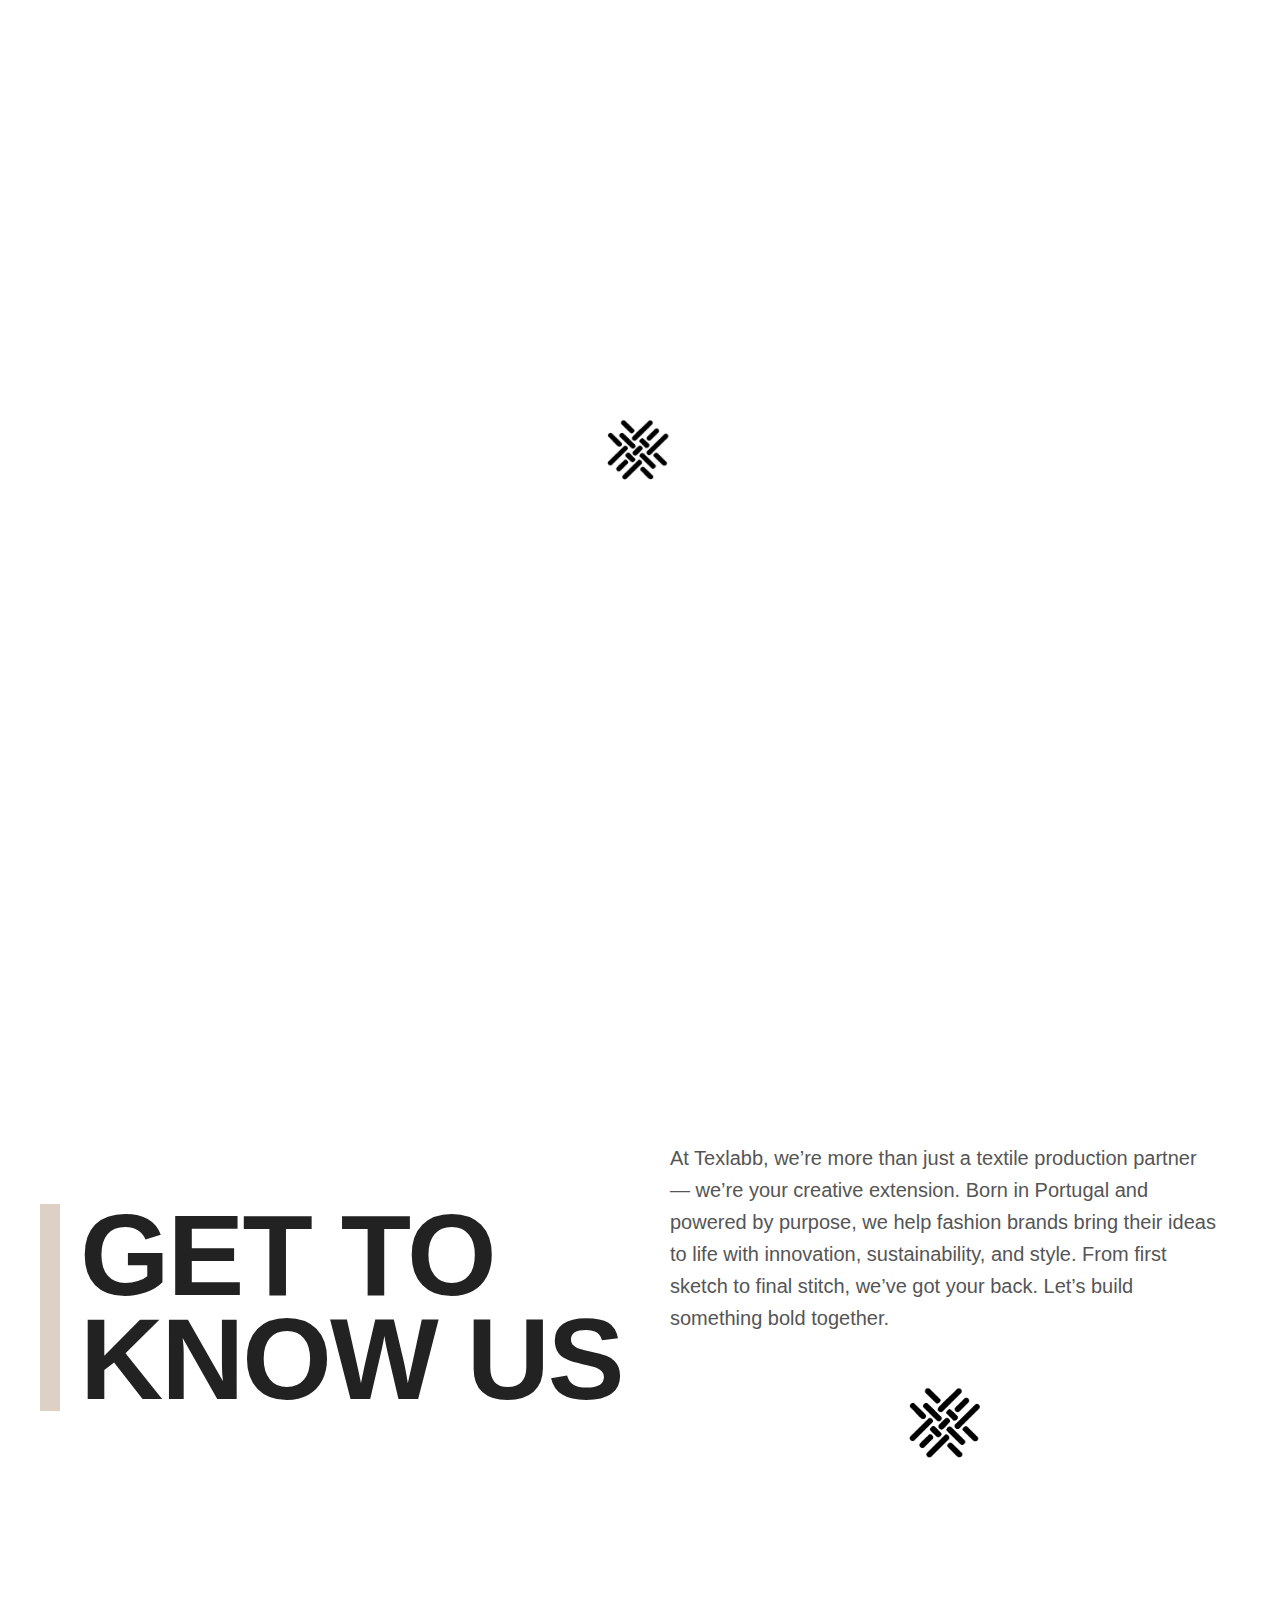
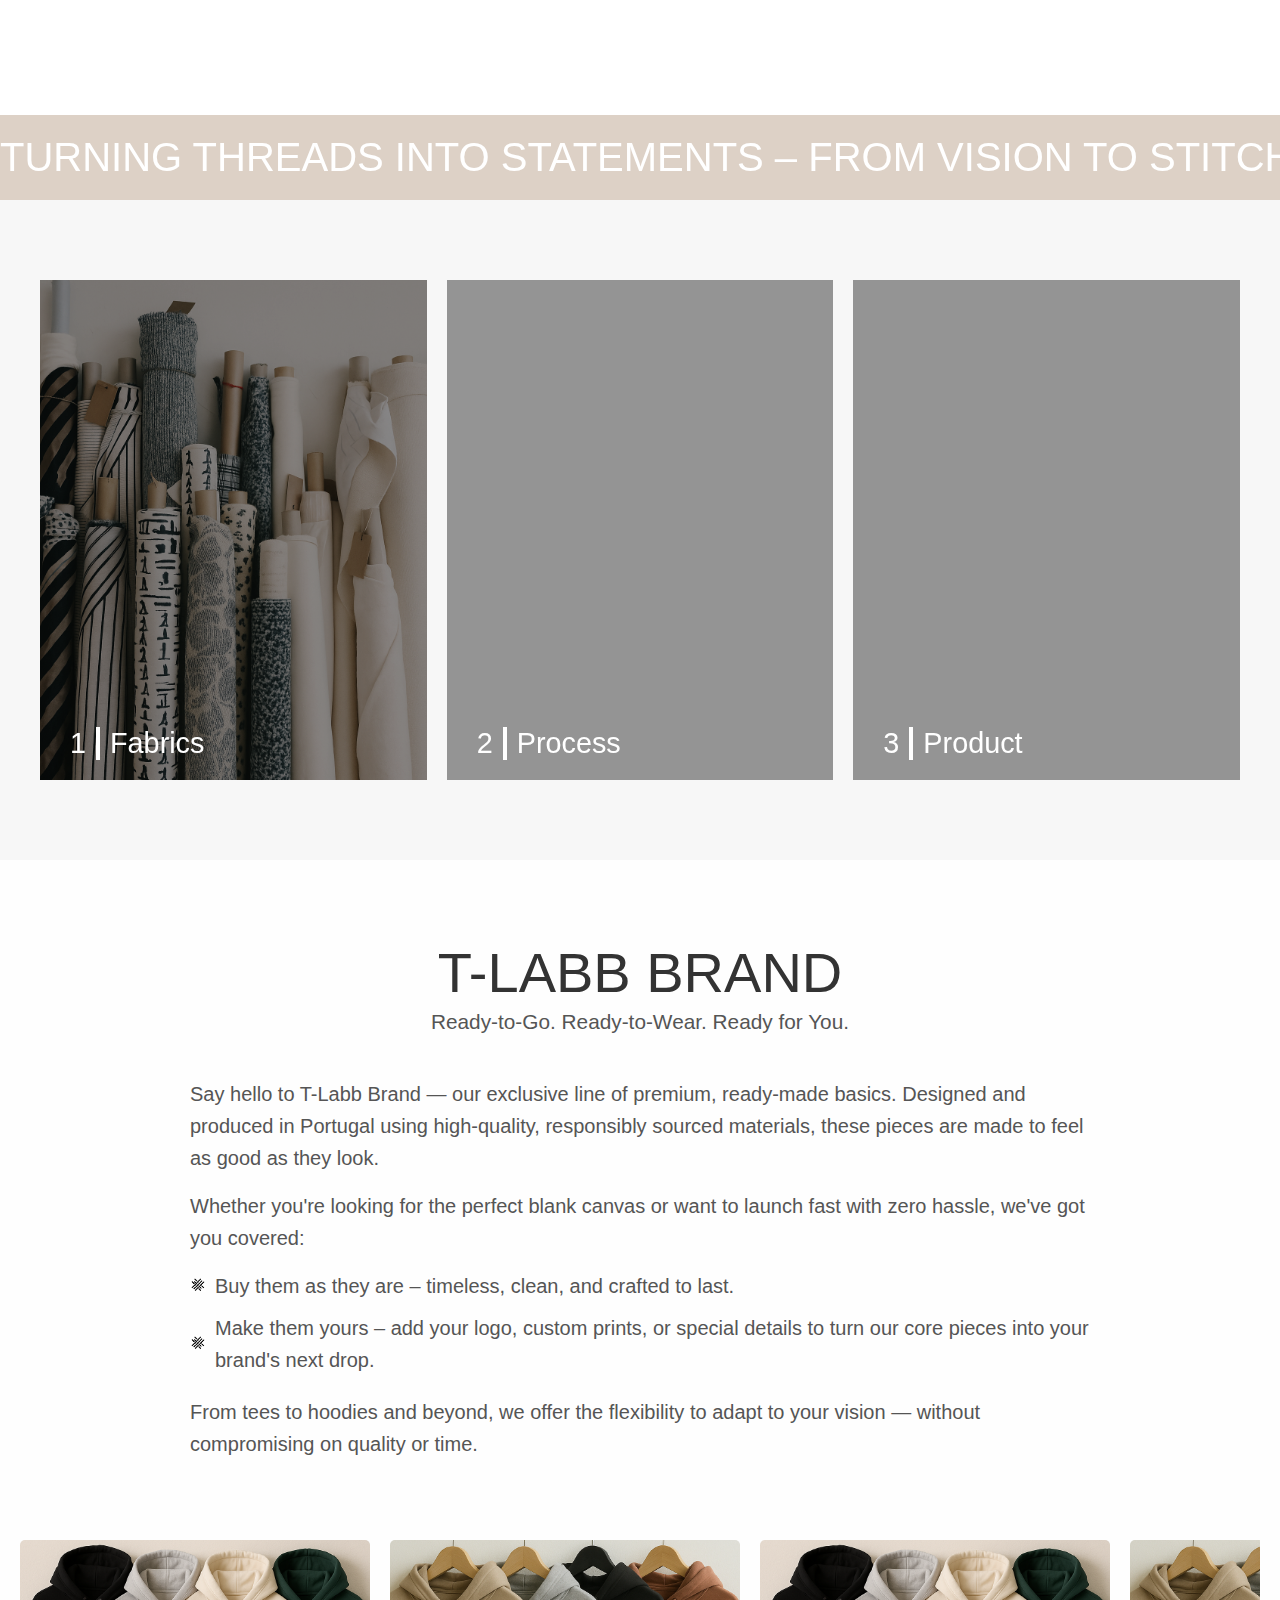
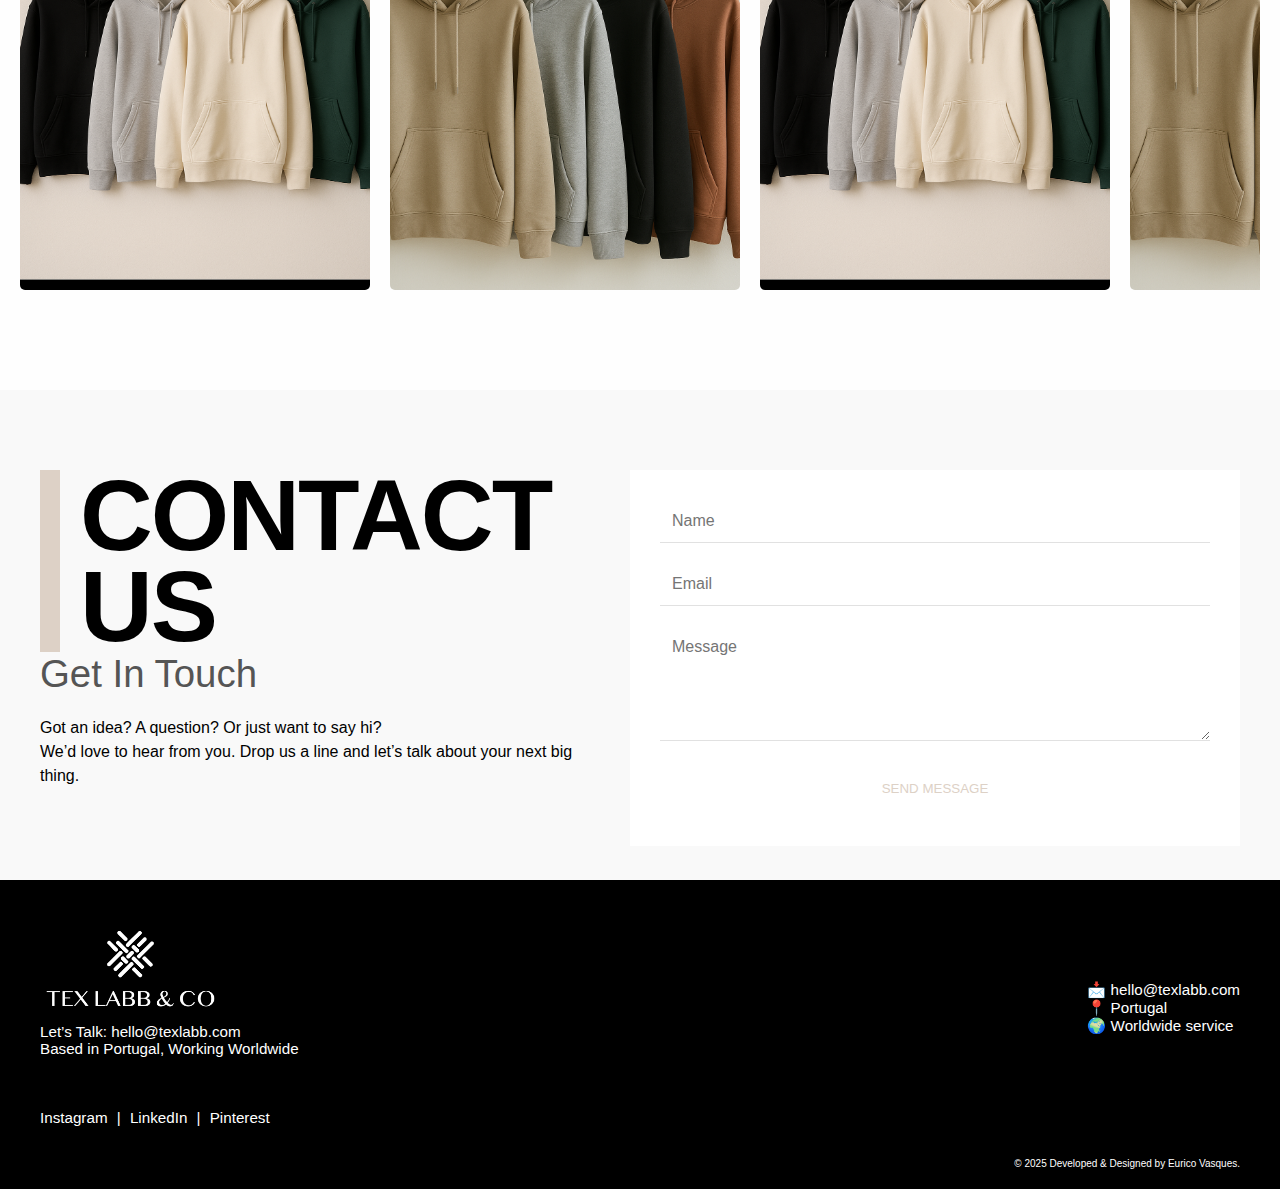
<file: index.html>
<!DOCTYPE html>
<html lang="en">
<head>
  <meta charset="UTF-8" />
  <meta name="viewport" content="width=device-width, initial-scale=1.0" />
  <title>TextLabb</title>
  <link rel="stylesheet" href="style.css">
  <script src="scripts.js"></script>
</head>
<body>
  <div id="loading-screen">
    <img id="loading-logo" src="imgs/symbol-loading.png" alt="Logo" />
  </div>
  <!-- Header -->
  <header id="header" class="header">
    <div class="header-container">
      <div class="logo">
        <a href="index.html"><img id="site-logo" src="imgs/_branco.png" alt="Logo da Empresa" /></a>
      </div>
      <div class="menu-toggle" id="menu-toggle">
        <span></span>
        <span></span>
        <span></span>
      </div>
      <div class="menu-wrapper" id="menu-wrapper">      
        <nav class="menu">
          <a href="index.html" style="color:#fff">Home</a>
          <a href="about-us.html">About us</a>
          <a href="index.html#services">Services</a>
          <a href="index.html#t-labb">T-LABB Brand</a>
          <a href="index.html#contact">Contact us</a>
        </nav>
      </div>
    </div>
  </header>
  <!-- Banner 1 com parallax -->
  <section class="banner-parallax" id="banner">
    <div class="banner-overlay">
      <div class="banner-text">
        <h1 class="banner-title">Tex Labb & Co</h1>
        <p class="banner-subtitle">Let’s make it!</p>
      </div>
    </div>
  </section>
  <section id="about" class="about-section">
    <div class="about-container">
      <div class="section-reveal about-left">
        <h2>GET TO KNOW US</h2>
      </div>
      <div class="section-reveal about-right">
        <p>
          At Texlabb, we’re more than just a textile production partner — we’re your creative extension. Born in Portugal and powered by purpose, we help fashion brands bring their ideas to life with innovation, sustainability, and style. From first sketch to final stitch, we’ve got your back. Let’s build something bold together.
        </p>
        <p class="about-us--symbol" style="text-align:center;"><img src="imgs/tlabb-symbol.png" height="80"></p>
      </div>
    </div>
    <!-- Texto scroll horizontal incorporado -->
    <div class="section-reveal scrolling-text-container">
      <div id="scrollText" class="scrolling-text">
        Turning Threads into Statements – From Vision to Stitch – We Make it Real.
        Turning Threads into Statements – From Vision to Stitch – We Make it Real.
      </div>
    </div>
  </section>
  <section id="services" class="section-reveal services-section">
    <div class="services-container">
        <a href="fabrics.html" class="section-reveal service-card">
          <div class="service-image" style="background-image: url('imgs/fabrics.png');"></div>
          <span style="border:none!important;padding-right:10px">1</span><span>Fabrics</span>
        </a>
        <a href="process.html" class="section-reveal service-card">
          <div class="service-image" style="background-image: url('https://www.texlabb.com/images/portfolio/work-2.jpg');"></div>
          <span style="border:none!important;padding-right:10px">2</span><span>Process</span>
        </a>
        <a href="product.html" class="section-reveal service-card">
          <div class="service-image" style="background-image: url('https://www.texlabb.com/images/portfolio/work-8.jpg');"></div>
          <span style="border:none!important;padding-right:10px">3</span><span>Product</span>
        </a>
    </div>
  </section>
  <section id="t-labb" class="section-reveal t-labb-section">
    <div class="t-labb-text">
      <h2 style="text-align:center;">T-LABB BRAND</h2>
      <p class="subtitle">Ready-to-Go. Ready-to-Wear. Ready for You.</p>
      <p>
        Say hello to T-Labb Brand — our exclusive line of premium, ready-made basics. Designed and produced in Portugal using high-quality, responsibly sourced materials, these pieces are made to feel as good as they look.
      </p>
      <p>
        Whether you're looking for the perfect blank canvas or want to launch fast with zero hassle, we've got you covered:
      </p>
      <ul>
        <li>Buy them as they are – timeless, clean, and crafted to last.</li>
        <li>Make them yours – add your logo, custom prints, or special details to turn our core pieces into your brand's next drop.</li>
      </ul>
      <p>
        From tees to hoodies and beyond, we offer the flexibility to adapt to your vision — without compromising on quality or time.
      </p>
    </div>
    <!-- Carrossel de produtos -->
    <div class="carousel section-reveal">
      <div class="carousel-track">
        <img src="imgs/hoodies-1.png" alt="Product 1" />
        <img src="imgs/hoodies-2.png" alt="Product 2" />
        <img src="imgs/hoodies-1.png" alt="Product 3" />
        <img src="imgs/hoodies-2.png" alt="Product 4" />
        <img src="imgs/hoodies-1.png" alt="Product 5" />
      </div>
    </div>
  </section>
  <section id="contact" class="section-reveal contact-section">
      <div class="contact-container">
        <!-- Lado Esquerdo -->
        <div class="contact-info">
          <h2>CONTACT US</h2>
          <h3>Get In Touch</h3>
          <p>Got an idea? A question? Or just want to say hi?<br>
          We’d love to hear from you. Drop us a line and let’s talk about your next big thing.</p>
        </div>
        <!-- Lado Direito - Formulário -->
        <div class="contact-form">
          <form>
            <input placeholder="Name" type="text" id="name" name="name" required />
    
            <input placeholder="Email" type="email" id="email" name="email" required />
    
            <textarea placeholder="Message" id="message" name="message" rows="5" required></textarea>
    
            <button type="submit">Send Message</button>
          </form>
        </div>
      </div>
    </section>

  <footer class="footer">
    <div class="footer-container">
      <div class="footer-container--info">    
          <div class="footer-left-info">  
              <p><img height="100" src="imgs/_branco.png"></p>
              <p>Let’s Talk: <a href="mailto:hello@texlabb.com">hello@texlabb.com</a></p>
              <p>Based in Portugal, Working Worldwide</p>
          </div>
          <div class="footer-right-info">
              <p>📩 <a href="mailto:hello@texlabb.com">hello@texlabb.com</a></p>
              <p>📍 Portugal</p>
              <p>🌍 Worldwide service</p>
          </div>
      </div>
      <p class="social-links">
        <a href="#" target="_blank" style="margin-left:0;">Instagram</a> |
        <a href="#" target="_blank">LinkedIn</a> |
        <a href="#" target="_blank">Pinterest</a>
      </p>
      <div class="copyright">© 2025 Developed & Designed by <a href="">Eurico Vasques</a>.</div>
    </div>
    
  </footer>

  <script>
    const menuToggle = document.getElementById('menu-toggle');
    const menuWrapper = document.getElementById('menu-wrapper');
  
    menuToggle.addEventListener('click', () => {
      const isOpen = menuWrapper.classList.toggle('show');
      menuToggle.classList.toggle('active');
  
      // Trocar logo
      if (isOpen) {
        document.getElementById("header").style.background = "#ddd1c6";
      } else {
        document.getElementById("header").style.background = "transparent";
      }
    });
  </script>
</body>
</html>
</file>
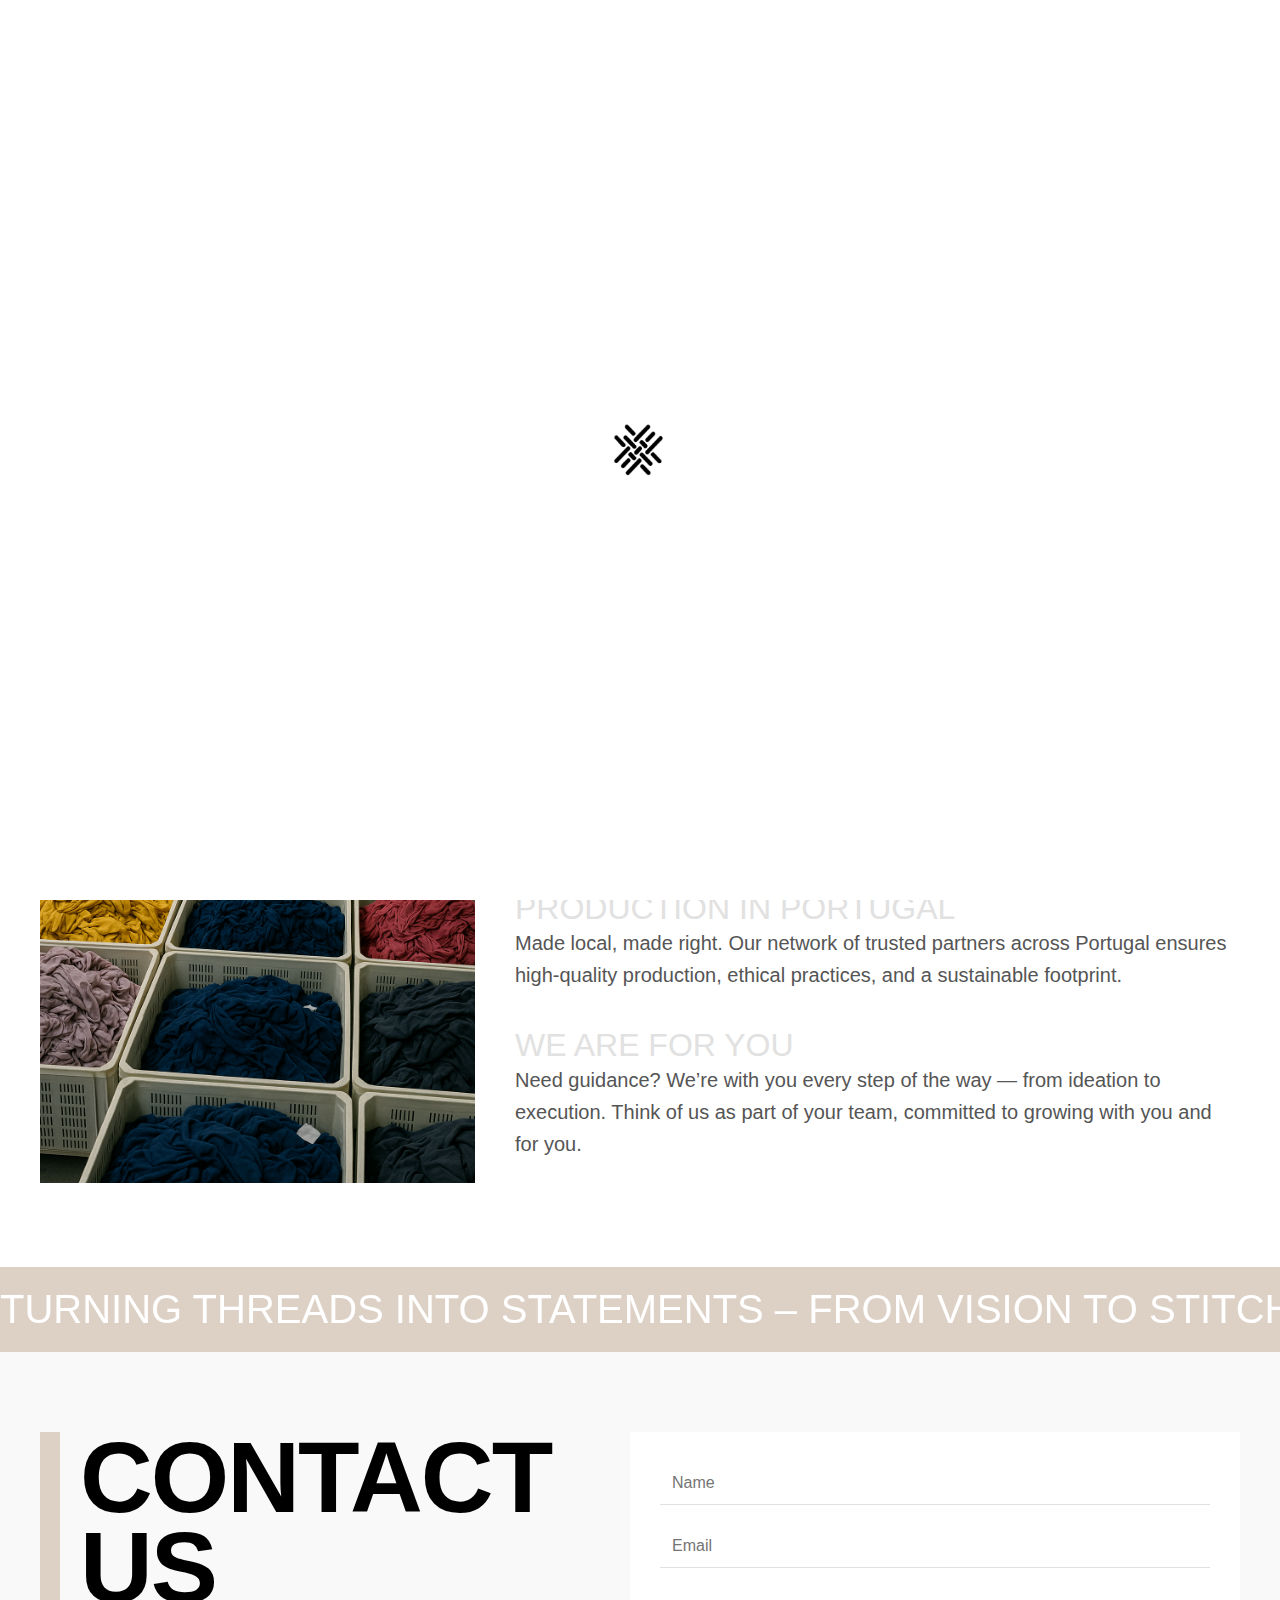
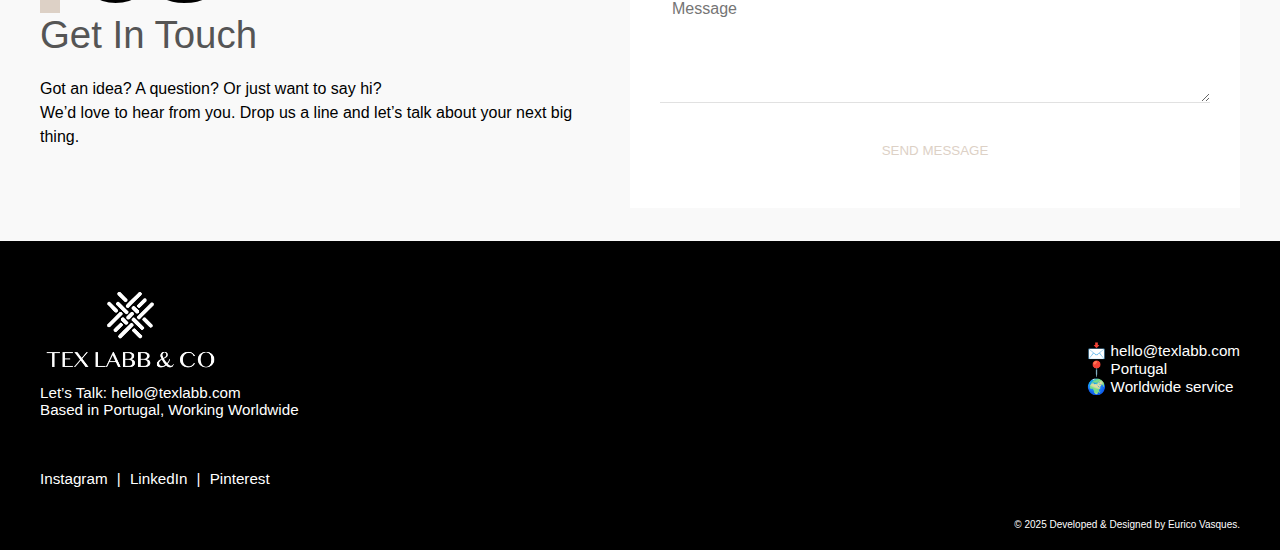
<file: about-us.html>
<!DOCTYPE html>
<html lang="en">
<head>
  <meta charset="UTF-8" />
  <meta name="viewport" content="width=device-width, initial-scale=1.0" />
  <title>TextLabb</title>
  <script src="scripts.js"></script>
  <style>
    * {
  margin: 0;
  padding: 0;
  box-sizing: border-box;
}
.contact-form button:hover {
  color: #333!important;
}
body {
  font-family: 'Helvetica', 'Arial', sans-serif;
}
#loading-screen {
    position: fixed;
    top: 0;
    left: 0;
    width: 100%;
    height: 100vh;
    background: white;
    display: flex;
    align-items: center;
    justify-content: center;
    z-index: 9999;
    transition: opacity 0.5s ease;
  }
  
  #loading-logo {
    width: 80px;
    height: 80px;
    animation: rotate 2s linear infinite;
  }
  @keyframes rotate {
    0% { transform: rotate(0deg); }
    100% { transform: rotate(360deg); }
  }
/* Header */
.section-reveal {
    opacity: 0;
    transform: translateY(50px);
    transition: opacity 0.8s ease-out, transform 0.8s ease-out;
    will-change: opacity, transform;
  }
  
  .section-reveal.visible {
    opacity: 1;
    transform: translateY(0);
  }
  
  /* BOTÃO MENU */
  .menu-toggle {
    display: none;
    flex-direction: column;
    gap: 6px;
    cursor: pointer;
    z-index: 1100;
    transition: transform 0.3s ease;
  }
  
  .menu-toggle span {
    display: block;
    width: 30px;
    height: 3px;
    border: 1px solid white;
    border-radius: 3px;
    background: transparent;
    transition: all 0.3s ease;
  }
  
  /* Quando o botão está ativo (menu aberto) */
  .menu-toggle.active span:nth-child(1) {
    transform: rotate(45deg) translate(4px, 5px);
  }
  
  .menu-toggle.active span:nth-child(2) {
    opacity: 0;
  }
  
  .menu-toggle.active span:nth-child(3) {
    transform: rotate(-45deg) translate(7px, -9px);
  }

  /* MENU MOBILE */
  .menu-wrapper {
    display: flex;
  }
  /* Header */
  .header {
    position: fixed;
    top: 0;
    width: 100%;
    background: transparent;
    backdrop-filter: blur(2px);
    box-shadow: 0 2px 5px rgba(0,0,0,0.1);
    z-index: 1000;
    transition: top 0.3s ease;
  }
  
  .header-container {
    max-width: 100%;
    margin: auto;
    padding:3px 20px;
    display: flex;
    justify-content: space-between;
    align-items: center;
  }

.logo img {
  height: 70px;
}

.menu a {
  margin-left: 20px;
  text-decoration: none;
  color: #a8a8a8;
  font-weight: 200;
}

.menu a:hover {
  color: #fff;
}

/* Banner com parallax */
.banner-parallax {
    height: 50vh;
    background-image: url('imgs/fabrics.png');
    background-size: cover;
    background-attachment: fixed;
    background-position: top center; /* <- garante que começa no topo */
    background-repeat: no-repeat;
    position: relative;
    overflow: hidden;
    margin: 0;
    padding: 0;
  }
/* Animação fade + zoom */
@keyframes fadeInZoom {
  0% {
    opacity: 0;
    transform: scale(0.95) translate(-50%, -50%);
  }
  100% {
    opacity: 1;
    transform: scale(1) translate(-50%, -50%);
  }
}

.banner-text {
    position: absolute;
    top: 50%;
    left: 33%;
    font-family: 'Helvetica', 'Arial', sans-serif;
    font-size: 8vh;
    font-weight: bold;
    color: white;
    padding: 0 20px;
    line-height: 1;
    text-align: left;
    opacity: 0;
    animation: fadeInZoom 1.2s ease-out 0.3s forwards;
    text-transform: uppercase;
}

@keyframes fadeInZoom {
  0% {
    opacity: 0;
    transform: scale(0.95) translate(-50%, -50%);
  }
  100% {
    opacity: 1;
    transform: scale(1) translate(-50%, -50%);
  }
}
#banner1 {
  background-image: url('imgs/fabrics.png');
}

#banner2 {
  background-image: url('imgs/fabrics.png');
}

.banner-overlay {
    width: 100%;
    height: 100%;
    background: rgba(0, 0, 0, 0.4); /* sempre presente */
    display: flex;
    justify-content: center;
    align-items: center;
    flex-direction: column;
    text-align: center;
    padding: 20px;
    opacity: 1;
  }
  
.banner-overlay.show {
  opacity: 1;
}
/* Texto que aparece */
.scroll-section {
  height: 100vh;
  display: flex;
  flex-direction: column;
  justify-content: center;
  align-items: center;
  background: #f7f7f7;
  text-align: center;
  padding: 20px;
}

.fade-text {
  opacity: 0;
  transform: translateY(20px);
  transition: all 1s ease;
  font-size: 2rem;
  margin-bottom: 10px;
}

.fade-text.visible {
  opacity: 1;
  transform: translateY(0);
}

.fade-text + .fade-text {
  font-size: 1.5rem;
}


.scrolling-text {
  font-size: 3rem;
  font-weight: normal!important;
  white-space: nowrap;
  transition: transform 0.1s linear;
  text-transform: uppercase;
}
.generic-section {
  height: 100%;
  background: #fff;
  display: flex;
  flex-direction: column;
  justify-content: space-between;
  padding: 80px 20px;
}

.generic-container {
  max-width: 1200px;
  margin: auto;
  display: flex;
  flex-direction: column;
  align-items: center !important;
  gap: 40px;
}
.contact-form input, textarea:focus {
      outline: none;
      border-bottom: 1px solid #000;
  }
@media (min-width: 769px) {
  .generic-container {
    flex-direction: row;
    align-items: flex-start;
  }
  .services-container {
    flex-direction: row;
    justify-content: space-between;
  }
  .contact-container {
    flex-direction: row;
    align-items: flex-start;
    gap: 60px;
  }
}
@media (max-width: 768px) {
      .generic-container-left img {
        max-width: 100%!important;
    }
    .banner-text{
        width: 100%;
        left: 50%;
    }
    nav.menu {
        display: flex;
        height: 100vh;
    }
    .menu-wrapper.show {
        display: flex;
        background: #ddd1c6;
        height: 100vh;
    }
    .menu-wrapper {
      display: none;
      position: absolute;
      top: 100%;
      right: 0;
      width: 100%;
      background: #fff;
      flex-direction: column;
      padding: 20px;
    }
    .menu {
      flex-direction: column;
    }
  
    .menu a {
      padding: 0!important;
      color: #fff !important;
      font-size: 2.6rem;
      margin-top: 26px;
      text-align: center!important;
      font-weight: 100;
      margin-left:0!important
    }
  
    .menu-toggle {
      display: flex;
    }
    .contact-container{
        flex-direction: column!important;
    }
    .contact-info h2 {
        font-size: 4.3em!important;
    }
    .services-container{
        flex-direction: column!important;
        gap: 0 !important;
    }
    .services-container a{
        margin-bottom:15px!important;
    }
    .generic-container-left h2{
        font-size: 1.5em!important;
    }
    .generic-container-right p {
        font-size: 1.2rem!important;
    }
    .scrolling-text {
        font-size: 2rem!important;
    }
    .t-labb-text p {
        font-size: 1.2rem!important;
    }
    .t-labb-text li {
        font-size: 1.2rem!important;
    }
    .service-card{
        font-size:inherit!important;
        padding: 100px 20px!important;
    }
    .footer-container--info {
        display: flex;
        justify-content: space-between!important;
        align-items: flex-start!important;
        flex-direction: column!important;
    }
    div.copyright {
        width: 100%!important;
        text-align: left!important;
        padding-top: 20px!important;
        font-size: 10px!important;
    }
    .contact-form{
        margin-bottom: -99px!important;
    }
}
.contact-section {
  padding: 80px 20px;
  background: #f9f9f9;
}

.contact-container {
  max-width: 1200px;
  margin: auto;
  display: flex;
  flex-direction: row;
  gap: 40px;
}
.contact-info {
  flex: 1;
}

.contact-info h2 {
  font-size: 6.3em;
    line-height: .9;
    letter-spacing: -2px !important;
    font-weight: bold;
    text-align: left;
    padding-left: 20px;
    border-left: 20px solid #ddd1c6;
}

.contact-info h3 {
  font-size: 2.4rem;
    margin-bottom: 20px;
    color: #555;
    font-weight: 100;
}

.contact-info p {
  margin-bottom: 12px;
  line-height: 1.5;
  font-weight:100;
}

.contact-info a {
  color: #333;
  text-decoration: none;
}

.contact-info a:hover {
  text-decoration: underline;
}
.contact-form input, textarea::placeholder{
    font-weight:100!important;
}
.contact-form {
  flex: 1;
  margin-bottom: -165px;
    background: #fff;
    padding: 30px;
}

.contact-form form {
  display: flex;
  flex-direction: column;
}

.contact-form label {
  margin-bottom: 6px;
  font-weight: 100;
  color:#fff;
}

.contact-form input,
.contact-form textarea {
  margin-bottom: 20px;
  padding: 12px;
  border: none;
  border-radius: 0;
  font-family: 'Helvetica', 'Arial', sans-serif;
  font-size: 1rem;
  border-bottom: 1px solid #e1e1e1;
}

.contact-form button {
  padding: 20px;
  background-color: transparent;
  color: #ddd1c6;
  border: none;
  border-radius: 0;
  font-weight: 100;
  text-transform:uppercase;
  cursor: pointer;
}

.generic-container-left h2 {
    font-size: 2.4em;
    line-height: .9;
    letter-spacing: -2px !important;
    font-weight: bold;
    text-align: left;
}
.generic-container-left {
  flex: 1;
}
.generic-container-left img {
    max-width: 435px;
    width: auto;
}
.generic-container-right h3 {
  font-size: 3.2rem;
  font-weight: 100;
  margin-bottom: 1rem;
  color: #444;
  letter-spacing: 1px;
}
.generic-container-right h2 {
  font-size: 2rem;
    font-weight: 100;
    color: #e1e1e1;
    text-transform: uppercase;
}
.generic-container-right p {
  font-size: 20px;
  line-height: 1.6;
  color: #555;
  font-weight:100;
}

/* Faixa de texto horizontal */
.scrolling-text-container {
  background: #ddd1c6;
  color:#fff;
  padding: 20px 0;
  overflow: hidden;
}

.scrolling-text {
  font-size: 2.5rem;
  font-weight: 100!important;
  white-space: nowrap;
  transition: transform 0.1s linear;
  will-change: transform;
}
.services-section {
  background: #fff;
  padding: 0 20px;
}
.services-container a {
    color: #000;
    text-decoration: none;
    border:1px solid #ddd1c6;
    font-size:18px;
    padding:10px 50px;
    margin-bottom:50px;
}
.services-container {
  max-width: 1200px;
  margin: auto;
  display: flex;
  flex-direction: row;
  gap: 20px;
}

.service-card {
  position: relative;
  background-size: cover;
  background-position: center;
  height: 500px;
  flex: 1;
  display: flex;
  align-items: flex-end;
  padding: 20px;
  color: white;
  font-size: 1.8rem;
  font-weight: bold;
  transition: transform 0.3s ease;
}

.service-card::before {
  content: '';
  position: absolute;
  inset: 0;
  background: rgba(0, 0, 0, 0.4); /* escurece imagem para contraste */
  z-index: 1;
}

.service-card h3 {
  position: relative;
  z-index: 2;
}
.footer {
  background: #000;
  color: #fff;
  padding: 40px 20px 20px;
  text-align: left;
}

.footer-container {
  max-width: 1200px;
  margin: auto;
  display: flex;
  flex-direction: column;
  gap: 12px;
  font-size: 0.95rem;
}

.footer a {
  color: #fff;
  text-decoration: none;
}

.footer a:hover {
  text-decoration: underline;
}

.social-links a {
  margin: 20px 5px;
}

div.copyright{
  width:100%;
  text-align:right;
  font-size:10px;
  padding-top:20px;
}
.t-labb-section {
  padding: 80px 20px;
  background: #fefefe;
  color: #333;
}

.t-labb-text {
  max-width: 900px;
  margin: 0 auto 60px;
}

.t-labb-text h2 {
  font-size: 3.5rem;
    font-weight: normal;
}

.t-labb-text .subtitle {
  font-size: 1.3rem;
  font-weight: 500;
  margin-bottom: 40px;
  color: #555;
  text-align:center;
}

.t-labb-text p {
    margin-bottom: 16px;
    font-size: 20px;
    line-height: 1.6;
    color: #555;
    font-weight: 100;
}
.t-labb-text ul {
  list-style: none;
  padding-left: 0;
  margin-bottom: 20px;
}

.t-labb-text li {
  margin-bottom: 10px;
    font-size: 20px;
    line-height: 1.6;
    color: #555;
    font-weight: 100;
}

/* Carousel */
.carousel {
  overflow-x: auto;
  overflow-y: hidden;
  white-space: nowrap;
  padding: 10px 0;
  scroll-behavior: smooth;
  text-align:center
}

.carousel-track {
  display: inline-flex;
  gap: 20px;
  padding: 10px 0;
}
.carousel-track::-webkit-scrollbar {
  display: none!important;
}
.carousel-track img {
  height: 350px;
  width: 350px;
  object-fit: cover;
  border-radius: 5px;
  flex-shrink: 0;
}
.about-us--symbol{
    margin-top:50px;
}
.footer-container--info {
    display: flex;
    justify-content: space-between;
    align-items: center;
}
p.social-links {
    margin-top: 40px;
}
.footer-right-info{
    margin-top:40px;
}
  </style>
</head>
<body>
  <div id="loading-screen">
    <img id="loading-logo" src="imgs/symbol-loading.png" alt="Logo" />
  </div>
  <!-- Header -->
  <header id="header" class="header">
    <div class="header-container">
      <div class="logo">
        <a href="index.html"><img id="site-logo" src="imgs/_branco.png" alt="Logo da Empresa" /></a>
      </div>
      <div class="menu-toggle" id="menu-toggle">
        <span></span>
        <span></span>
        <span></span>
      </div>
      <div class="menu-wrapper" id="menu-wrapper">      
        <nav class="menu">
          <a href="index.html">Home</a>
          <a href="about-us.html" style="color:#fff">About us</a>
          <a href="index.html#services">Services</a>
          <a href="index.html#t-labb">T-LABB Brand</a>
          <a href="index.html#contact">Contact us</a>
        </nav>
      </div>
    </div>
  </header>

  <!-- Banner 1 com parallax -->
  <section class="banner-parallax" id="banner1">
      <div class="banner-overlay">
        <div class="banner-text">
          <span>Tex Labb & Co</span><br><span style="color: #ddd1c6; font-weight: 100; letter-spacing: -4px;">ABOUT US</span>
        </div>
      </div>
  </section>
  <section class="generic-section">
    <div class="generic-container">
      <div class="generic-container-left">
        <img src="imgs/about-us1.png">
      </div>
      <div class="generic-container-right">
        <p>
          Every great piece starts with a story — and ours begins with a passion for craftsmanship and collaboration. At Texlabb, we believe the process matters just as much as the product. That's why we combine creativity, tech, and human touch to deliver made-in-Portugal excellence that’s tailored to your brand.
        </p><br><br>
        <h2>Our Team</h2>
        <p>
          We’re a team of fashion lovers, production experts, and problem solvers who care about every detail. Think of us as your production BFFs — always there, always honest, and always focused on your brand’s success.
        </p><br><br>
        <h2>Production in Portugal</h2>
        <p>
          Made local, made right. Our network of trusted partners across Portugal ensures high-quality production, ethical practices, and a sustainable footprint.
        </p><br><br>
        <h2>We Are For You</h2>
        <p>
          Need guidance? We’re with you every step of the way — from ideation to execution. Think of us as part of your team, committed to growing with you and for you.
        </p>
      </div>
    </div>
  </section>
  <section>
      <!-- Texto scroll horizontal incorporado -->
    <div class="scrolling-text-container">
      <div id="scrollText" class="scrolling-text">
        Turning Threads into Statements – From Vision to Stitch – We Make it Real.
        Turning Threads into Statements – From Vision to Stitch – We Make it Real.
      </div>
    </div>
  </section>
  <section id="contact" class="contact-section">
      <div class="contact-container">
        <!-- Lado Esquerdo -->
        <div class="contact-info">
          <h2>CONTACT US</h2>
          <h3>Get In Touch</h3>
          <p>Got an idea? A question? Or just want to say hi?<br>
          We’d love to hear from you. Drop us a line and let’s talk about your next big thing.</p>
        </div>
    
        <!-- Lado Direito - Formulário -->
        <div class="contact-form">
          <form>
            <input placeholder="Name" type="text" id="name" name="name" required />
    
            <input placeholder="Email" type="email" id="email" name="email" required />
    
            <textarea placeholder="Message" id="message" name="message" rows="5" required></textarea>
    
            <button type="submit">Send Message</button>
          </form>
        </div>
      </div>
    </section>

  <footer class="footer">
    <div class="footer-container">
      <div class="footer-container--info">    
          <div class="footer-left-info">  
              <p><img height="100" src="imgs/_branco.png"></p>
              <p>Let’s Talk: <a href="mailto:hello@texlabb.com">hello@texlabb.com</a></p>
              <p>Based in Portugal, Working Worldwide</p>
          </div>
          <div class="footer-right-info">
              <p>📩 <a href="mailto:hello@texlabb.com">hello@texlabb.com</a></p>
              <p>📍 Portugal</p>
              <p>🌍 Worldwide service</p>
          </div>
      </div>
      <p class="social-links">
        <a href="#" target="_blank" style="margin-left:0;">Instagram</a> |
        <a href="#" target="_blank">LinkedIn</a> |
        <a href="#" target="_blank">Pinterest</a>
      </p>
      <div class="copyright">© 2025 Developed & Designed by <a href="">Eurico Vasques</a>.</div>
    </div>
    
  </footer>


  
  <script>
    // Efeito: mostrar/esconder header
    let lastScrollTop = 0;
    const header = document.getElementById('header');

    window.addEventListener('scroll', () => {
      const currentScroll = window.scrollY;
      if (currentScroll > lastScrollTop) {
        header.style.top = "-100px"; // esconde
      } else {
        header.style.top = "0"; // mostra
      }
      lastScrollTop = currentScroll <= 0 ? 0 : currentScroll;

      // Fade in texto
      const trigger = document.getElementById('scroll-section');
      const headline = document.getElementById('headline');
      const subheadline = document.getElementById('subheadline');
      if (currentScroll + window.innerHeight > trigger.offsetTop + 100) {
        headline.classList.add('visible');
        subheadline.classList.add('visible');
      }

      // Movimento horizontal do texto
      const scrollText = document.getElementById('scrollText');
      scrollText.style.transform = `translateX(${currentScroll * -0.5}px)`;
    });

    // Parallax banner
    window.addEventListener('scroll', () => {
      const banner = document.getElementById('banner');
      const offset = window.scrollY;
      banner.style.backgroundPositionY = `${offset * 0.5}px`;
    });
    window.addEventListener('scroll', () => {
    const scrollText = document.getElementById('scrollText');
    if (scrollText) {
      const scrollAmount = window.scrollY;
      scrollText.style.transform = `translateX(${scrollAmount * -0.5}px)`;
    }
  });

  </script>
  <script>
    const menuToggle = document.getElementById('menu-toggle');
    const menuWrapper = document.getElementById('menu-wrapper');
  
    menuToggle.addEventListener('click', () => {
      const isOpen = menuWrapper.classList.toggle('show');
      menuToggle.classList.toggle('active');
  
      // Trocar logo
      if (isOpen) {
        document.getElementById("header").style.background = "#ddd1c6";
      } else {
        document.getElementById("header").style.background = "transparent";
      }
    });
  </script>
</body>
</html>
</file>
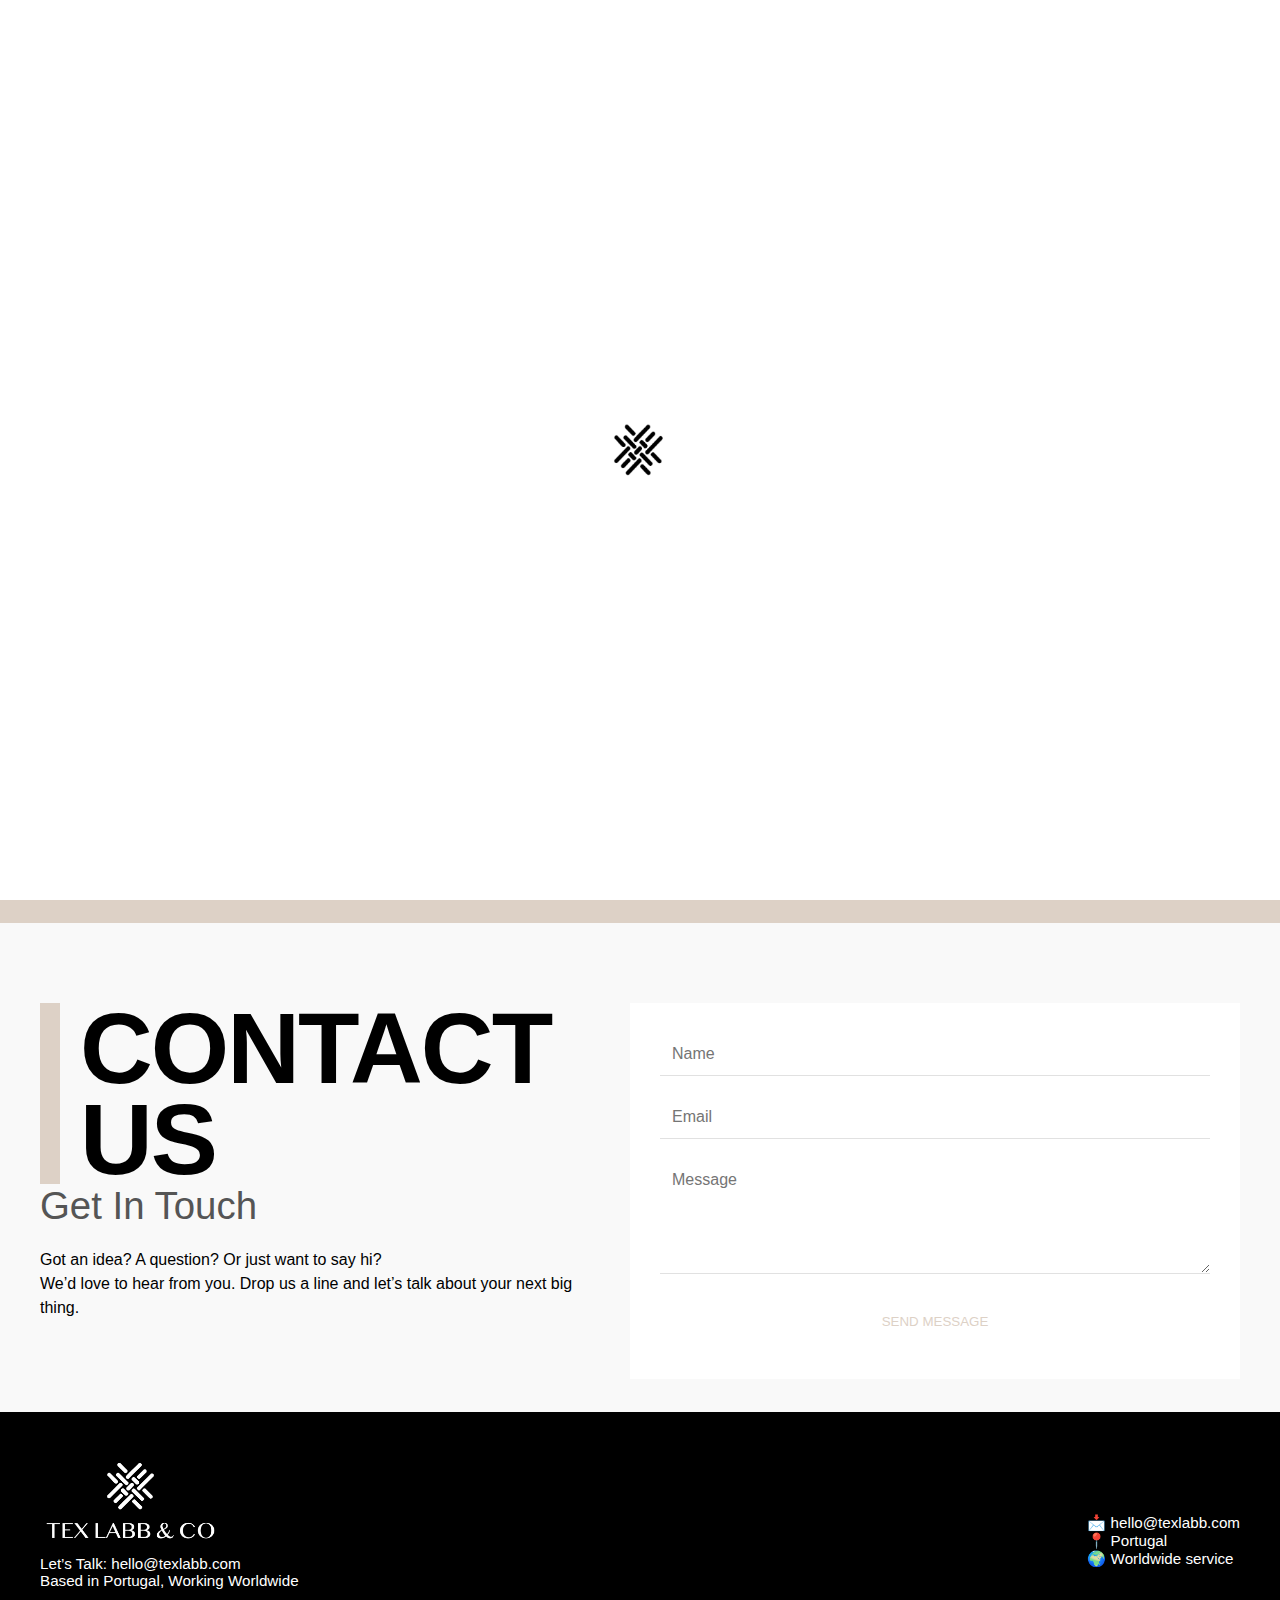
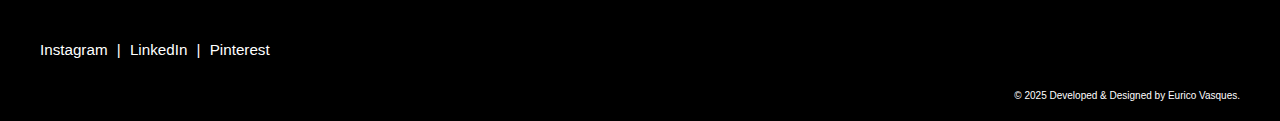
<file: fabrics.html>
<!DOCTYPE html>
<html lang="en">
<head>
  <meta charset="UTF-8" />
  <meta name="viewport" content="width=device-width, initial-scale=1.0" />
  <title>TextLabb</title>
  <script src="scripts.js"></script>
  <style>
    * {
  margin: 0;
  padding: 0;
  box-sizing: border-box;
}
body {
  font-family: 'Helvetica', 'Arial', sans-serif;
}
.contact-form input, textarea:focus {
      outline: none;
      border-bottom: 1px solid #000;
  }
#loading-screen {
  position: fixed;
  top: 0;
  left: 0;
  width: 100%;
  height: 100vh;
  background: white;
  display: flex;
  align-items: center;
  justify-content: center;
  z-index: 9999;
  transition: opacity 0.5s ease;
}
#loading-logo {
  width: 80px;
  height: 80px;
  animation: rotate 2s linear infinite;
}
@keyframes rotate {
  0% { transform: rotate(0deg); }
  100% { transform: rotate(360deg); }
}
/* Header */
.section-reveal {
    opacity: 0;
    transform: translateY(50px);
    transition: opacity 0.8s ease-out, transform 0.8s ease-out;
    will-change: opacity, transform;
  }
  
  .section-reveal.visible {
    opacity: 1;
    transform: translateY(0);
  }
  
  /* BOTÃO MENU */
  .menu-toggle {
    display: none;
    flex-direction: column;
    gap: 6px;
    cursor: pointer;
    z-index: 1100;
    transition: transform 0.3s ease;
  }
  
  .menu-toggle span {
    display: block;
    width: 30px;
    height: 3px;
    border: 1px solid white;
    border-radius: 3px;
    background: transparent;
    transition: all 0.3s ease;
  }
  
  /* Quando o botão está ativo (menu aberto) */
  .menu-toggle.active span:nth-child(1) {
    transform: rotate(45deg) translate(4px, 5px);
  }
  
  .menu-toggle.active span:nth-child(2) {
    opacity: 0;
  }
  
  .menu-toggle.active span:nth-child(3) {
    transform: rotate(-45deg) translate(7px, -9px);
  }

  /* MENU MOBILE */
  .menu-wrapper {
    display: flex;
  }
  /* Header */
  .header {
    position: fixed;
    top: 0;
    width: 100%;
    background: transparent;
    backdrop-filter: blur(2px);
    box-shadow: 0 2px 5px rgba(0,0,0,0.1);
    z-index: 1000;
    transition: top 0.3s ease;
  }
  
  .header-container {
    max-width: 100%;
    margin: auto;
    padding:3px 20px;
    display: flex;
    justify-content: space-between;
    align-items: center;
  }

.logo img {
  height: 70px;
}

.menu a {
  margin-left: 20px;
  text-decoration: none;
  color: #a8a8a8;
  font-weight: 200;
}

.menu a:hover {
  color: #fff;
}

/* Banner com parallax */
.banner-parallax {
    height: 50vh;
    background-image: url('imgs/fabrics.png');
    background-size: cover;
    background-attachment: fixed;
    background-position: top center; /* <- garante que começa no topo */
    background-repeat: no-repeat;
    position: relative;
    overflow: hidden;
    margin: 0;
    padding: 0;
  }

/* Animação fade + zoom */
@keyframes fadeInZoom {
  0% {
    opacity: 0;
    transform: scale(0.95) translate(-50%, -50%);
  }
  100% {
    opacity: 1;
    transform: scale(1) translate(-50%, -50%);
  }
}

.banner-text {
    position: absolute;
    top: 50%;
    left: 33%;
    font-family: 'Helvetica', 'Arial', sans-serif;
    font-size: 8vh;
    font-weight: bold;
    color: white;
    padding: 0 20px;
    line-height: 1;
    text-align: left;
    opacity: 0;
    animation: fadeInZoom 1.2s ease-out 0.3s forwards;
    text-transform: uppercase;
}

@keyframes fadeInZoom {
  0% {
    opacity: 0;
    transform: scale(0.95) translate(-50%, -50%);
  }
  100% {
    opacity: 1;
    transform: scale(1) translate(-50%, -50%);
  }
}
#banner1 {
  background-image: url('imgs/fabrics.png');
}

#banner2 {
  background-image: url('imgs/fabrics.png');
}

.banner-overlay {
    width: 100%;
    height: 100%;
    background: rgba(0, 0, 0, 0.4); /* sempre presente */
    display: flex;
    justify-content: center;
    align-items: center;
    flex-direction: column;
    text-align: center;
    padding: 20px;
    opacity: 1;
  }
  
.banner-overlay.show {
  opacity: 1;
}
/* Texto que aparece */
.scroll-section {
  height: 100vh;
  display: flex;
  flex-direction: column;
  justify-content: center;
  align-items: center;
  background: #f7f7f7;
  text-align: center;
  padding: 20px;
}

.fade-text {
  opacity: 0;
  transform: translateY(20px);
  transition: all 1s ease;
  font-size: 2rem;
  margin-bottom: 10px;
}

.fade-text.visible {
  opacity: 1;
  transform: translateY(0);
}

.fade-text + .fade-text {
  font-size: 1.5rem;
}
.scrolling-text {
  font-size: 3rem;
  font-weight: normal!important;
  white-space: nowrap;
  transition: transform 0.1s linear;
  text-transform: uppercase;
}
.about-section {
  height: 100%;
  background: #fff;
  display: flex;
  flex-direction: column;
  justify-content: space-between;
  padding: 80px 20px;
}

.about-container {
  max-width: 1200px;
  margin: auto;
  display: flex;
  flex-direction: column;
  align-items: center !important;
  gap: 40px;
}

@media (min-width: 769px) {
  .about-container {
    flex-direction: row;
    align-items: flex-start;
  }
  .services-container {
    flex-direction: row;
    justify-content: space-between;
  }
  .contact-container {
    flex-direction: row;
    align-items: flex-start;
    gap: 60px;
  }
}
@media (max-width: 768px) {
  .about-us--symbol img{
    max-height:40px;
  }
  .about-container{
    margin-top:0!important
  }
  .services-container{
      flex-direction: row;
      gap: 20px;
      justify-content: space-around;
      margin-bottom: 20px!important;
    }
    .banner-text{
        width: 100%;
        left: 50%;
    }
    nav.menu {
        display: flex;
        height: 100vh;
    }
    .menu-wrapper.show {
        display: flex;
        background: #ddd1c6;
        height: 100vh;
    }
    .menu-wrapper {
      display: none;
      position: absolute;
      top: 100%;
      right: 0;
      width: 100%;
      background: #fff;
      flex-direction: column;
      padding: 20px;
    }
    .menu {
      flex-direction: column;
    }
  
    .menu a {
      padding: 0!important;
      color: #fff !important;
      font-size: 2.6rem;
      margin-top: 26px;
      text-align: center!important;
      font-weight: 100;
      margin-left:0!important
    }
  
    .menu-toggle {
      display: flex;
    }
    .contact-container{
        flex-direction: column!important;
    }
    .contact-info h2 {
        font-size: 4.3em!important;
    }
    .about-left h2{
        font-size: 1.5em!important;
    }
    .about-right p {
        font-size: 1.2rem!important;
    }
    .scrolling-text {
        font-size: 2rem!important;
    }
    .t-labb-text p {
        font-size: 1.2rem!important;
    }
    .t-labb-text li {
        font-size: 1.2rem!important;
    }
    .service-card{
        font-size:inherit!important;
        padding: 100px 20px!important;
    }
    .footer-container--info {
        display: flex;
        justify-content: space-between!important;
        align-items: flex-start!important;
        flex-direction: column!important;
    }
    div.copyright {
        width: 100%!important;
        text-align: left!important;
        padding-top: 20px!important;
        font-size: 10px!important;
    }
    .contact-form{
        margin-bottom: -99px!important;
    }
}
.contact-section {
  padding: 80px 20px;
  background: #f9f9f9;
}

.contact-container {
  max-width: 1200px;
  margin: auto;
  display: flex;
  flex-direction: row;
  gap: 40px;
}
.contact-info {
  flex: 1;
}

.contact-info h2 {
  font-size: 6.3em;
    line-height: .9;
    letter-spacing: -2px !important;
    font-weight: bold;
    text-align: left;
    padding-left: 20px;
    border-left: 20px solid #ddd1c6;
}

.contact-info h3 {
  font-size: 2.4rem;
    margin-bottom: 20px;
    color: #555;
    font-weight: 100;
}

.contact-info p {
  margin-bottom: 12px;
  line-height: 1.5;
  font-weight:100;
}

.contact-info a {
  color: #333;
  text-decoration: none;
}

.contact-info a:hover {
  text-decoration: underline;
}
.contact-form input, textarea::placeholder{
    font-weight:100!important;
}
.contact-form {
  flex: 1;
  margin-bottom: -165px;
    background: #fff;
    padding: 30px;
}

.contact-form form {
  display: flex;
  flex-direction: column;
}

.contact-form label {
  margin-bottom: 6px;
  font-weight: 100;
  color:#fff;
}

.contact-form input,
.contact-form textarea {
  margin-bottom: 20px;
  padding: 12px;
  border: none;
  border-radius: 0;
  font-family: 'Helvetica', 'Arial', sans-serif;
  font-size: 1rem;
  border-bottom: 1px solid #e1e1e1;
}
.contact-form button:hover {
  color: #333!important;
}
.contact-form button {
  padding: 20px;
  background-color: transparent;
  color: #ddd1c6;
  border: none;
  border-radius: 0;
  font-weight: 100;
  text-transform:uppercase;
  cursor: pointer;
}

.about-left h2 {
    font-size: 2.4em;
    line-height: .9;
    letter-spacing: -2px !important;
    font-weight: bold;
    text-align: left;
}
.about-left {
  flex: 1;
  font-size: 3rem;
  font-weight: bold;
  color: #222;
  padding-left:20px;
  border-left: 20px solid #ddd1c6;
}

.about-right h3 {
  font-size: 3.2rem;
  font-weight: 100;
  margin-bottom: 1rem;
  color: #444;
  letter-spacing: 1px;
}
.about-right h2 {
  font-size: 3.5rem;
    font-weight: 100;
    color: #e1e1e1;
    text-transform: uppercase;
}
.about-right p {
  font-size: 20px;
  line-height: 1.6;
  color: #555;
  font-weight:100;
}

/* Faixa de texto horizontal */
.scrolling-text-container {
  background: #ddd1c6;
  color:#fff;
  padding: 20px 0;
  overflow: hidden;
}

.scrolling-text {
  font-size: 2.5rem;
  font-weight: 100!important;
  white-space: nowrap;
  transition: transform 0.1s linear;
  will-change: transform;
}
.services-section {
  background: #fff;
  padding: 0 20px;
}
.services-container a:hover {
    color: #ddd1c6!important;
}
.services-container a {
    color: #000!important;
    text-decoration: none;
    font-size: 18px;
    padding: 10px;
}
.services-container a.button-bottom--left{
    border-right: 4px solid #ddd1c6;
    text-align: right;
}
.services-container a.button-bottom--right {
    border-left: 4px solid #ddd1c6;
}
.services-container {
    max-width: 1200px;
    margin: auto;
    display: flex;
    flex-direction: row;
    gap: 20px;
    align-items: center;
    justify-content: center;
    margin-bottom:30px;
}

.service-card {
  position: relative;
  background-size: cover;
  background-position: center;
  height: 500px;
  flex: 1;
  display: flex;
  align-items: flex-end;
  padding: 20px;
  color: white;
  font-size: 1.8rem;
  font-weight: bold;
  transition: transform 0.3s ease;
}

.service-card::before {
  content: '';
  position: absolute;
  inset: 0;
  background: rgba(0, 0, 0, 0.4); /* escurece imagem para contraste */
  z-index: 1;
}

.service-card h3 {
  position: relative;
  z-index: 2;
}
.footer {
  background: #000;
  color: #fff;
  padding: 40px 20px 20px;
  text-align: left;
}

.footer-container {
  max-width: 1200px;
  margin: auto;
  display: flex;
  flex-direction: column;
  gap: 12px;
  font-size: 0.95rem;
}

.footer a {
  color: #fff;
  text-decoration: none;
}

.footer a:hover {
  text-decoration: underline;
}

.social-links a {
  margin: 20px 5px;
}

div.copyright{
  width:100%;
  text-align:right;
  font-size:10px;
  padding-top:20px;
}
.t-labb-section {
  padding: 80px 20px;
  background: #fefefe;
  color: #333;
}

.t-labb-text {
  max-width: 900px;
  margin: 0 auto 60px;
}

.t-labb-text h2 {
  font-size: 3.5rem;
    font-weight: normal;
}

.t-labb-text .subtitle {
  font-size: 1.3rem;
  font-weight: 500;
  margin-bottom: 40px;
  color: #555;
  text-align:center;
}

.t-labb-text p {
    margin-bottom: 16px;
    font-size: 20px;
    line-height: 1.6;
    color: #555;
    font-weight: 100;
}
.t-labb-text ul {
  list-style: none;
  padding-left: 0;
  margin-bottom: 20px;
}

.t-labb-text li {
  margin-bottom: 10px;
    font-size: 20px;
    line-height: 1.6;
    color: #555;
    font-weight: 100;
}

/* Carousel */
.carousel {
  overflow-x: auto;
  overflow-y: hidden;
  white-space: nowrap;
  padding: 10px 0;
  scroll-behavior: smooth;
  text-align:center
}

.carousel-track {
  display: inline-flex;
  gap: 20px;
  padding: 10px 0;
}
.carousel-track::-webkit-scrollbar {
  display: none!important;
}
.carousel-track img {
  height: 350px;
  width: 350px;
  object-fit: cover;
  border-radius: 5px;
  flex-shrink: 0;
}
.footer-container--info {
    display: flex;
    justify-content: space-between;
    align-items: center;
}
p.social-links {
    margin-top: 40px;
}
.footer-right-info{
    margin-top:40px;
}
li {
    list-style: none; /* remove bullet padrão */
    position: relative;
    padding-left: 25px; /* espaço para o ícone */
  }
  
  li::before {
    content: '';
    position: absolute;
    left: 0;
    top: 50%;
    transform: translateY(-50%);
    width: 16px;
    height: 16px;
    background-image: url('imgs/tlabb-symbol.png');
    background-size: contain;
    background-repeat: no-repeat;
  }
  </style>
</head>
<body>
  <div id="loading-screen">
    <img id="loading-logo" src="imgs/symbol-loading.png" alt="Logo" />
  </div>
  <!-- Header -->
  <header id="header" class="header">
    <div class="header-container">
      <div class="logo">
        <a href="index.html"><img id="site-logo" src="imgs/_branco.png" alt="Logo da Empresa" /></a>
      </div>
      <div class="menu-toggle" id="menu-toggle">
        <span></span>
        <span></span>
        <span></span>
      </div>
      <div class="menu-wrapper" id="menu-wrapper">      
        <nav class="menu">
          <a href="index.html">Home</a>
          <a href="about-us.html">About us</a>
          <a href="index.html#services" style="color:#fff">Services</a>
          <a href="index.html#t-labb">T-LABB Brand</a>
          <a href="index.html#contact">Contact us</a>
        </nav>
      </div>
    </div>
  </header>

  <!-- Banner 1 com parallax -->
  <section class="banner-parallax" id="banner1">
      <div class="banner-overlay">
        <div class="banner-text">
          <span>Tex Labb & Co</span><br><span style="color: #ddd1c6; font-weight: 100; letter-spacing: -4px;">FABRICS</span>
        </div>
      </div>
  </section>
  


  <section id="about" class="about-section">
    <div class="about-container">
      <div class="about-right">
        <p><b>We are able to work with all types of knits and fabrics:</b></p><br>
        <ul>
          <li><p><b>Natural fibres:</b> cotton, cashmere, silk, canvas, linen, wool and others.</p></li>
          <li><p><b>Man-Made fibres:</b> viscose, polyester, nylon, denim, chiffon, satin and others.</p></li>
        </ul>
      </div>
    </div>
  </section>
  <section id="services" class="services-section">
    <div class="services-container">
        <a href="product.html" class="button-bottom--left">PRODUCT</a>
        <p class="about-us--symbol" style="text-align:center;"><img src="imgs/tlabb-symbol.png" height="80"></p>
        <a href="process.html" class="button-bottom--right">PROCESS</a>
    </div>
  </section>
  <section>
      <!-- Texto scroll horizontal incorporado -->
    <div class="scrolling-text-container">
      <div id="scrollText" class="scrolling-text">
        Turning Threads into Statements – From Vision to Stitch – We Make it Real.
        Turning Threads into Statements – From Vision to Stitch – We Make it Real.
      </div>
    </div>
  </section>
  <section id="contact" class="contact-section">
    <div class="contact-container">
      <!-- Lado Esquerdo -->
      <div class="contact-info">
        <h2>CONTACT US</h2>
        <h3>Get In Touch</h3>
        <p>Got an idea? A question? Or just want to say hi?<br>
        We’d love to hear from you. Drop us a line and let’s talk about your next big thing.</p>
      </div>
      <!-- Lado Direito - Formulário -->
      <div class="contact-form">
        <form>

          <input placeholder="Name" type="text" id="name" name="name" required />
  
          <input placeholder="Email" type="email" id="email" name="email" required />
  
          <textarea placeholder="Message" id="message" name="message" rows="5" required></textarea>
  
          <button type="submit">Send Message</button>
        </form>
      </div>
    </div>
  </section>

  <footer class="footer">
    <div class="footer-container">
      <div class="footer-container--info">    
          <div class="footer-left-info">  
              <p><img height="100" src="imgs/_branco.png"></p>
              <p>Let’s Talk: <a href="mailto:hello@texlabb.com">hello@texlabb.com</a></p>
              <p>Based in Portugal, Working Worldwide</p>
          </div>
          <div class="footer-right-info">
              <p>📩 <a href="mailto:hello@texlabb.com">hello@texlabb.com</a></p>
              <p>📍 Portugal</p>
              <p>🌍 Worldwide service</p>
          </div>
      </div>
      <p class="social-links">
        <a href="#" target="_blank" style="margin-left:0;">Instagram</a> |
        <a href="#" target="_blank">LinkedIn</a> |
        <a href="#" target="_blank">Pinterest</a>
      </p>
      <div class="copyright">© 2025 Developed & Designed by <a href="">Eurico Vasques</a>.</div>
    </div>
    
  </footer>


  
  <script>
    // Efeito: mostrar/esconder header
    let lastScrollTop = 0;
    const header = document.getElementById('header');

    window.addEventListener('scroll', () => {
      const currentScroll = window.scrollY;
      if (currentScroll > lastScrollTop) {
        header.style.top = "-100px"; // esconde
      } else {
        header.style.top = "0"; // mostra
      }
      lastScrollTop = currentScroll <= 0 ? 0 : currentScroll;

      // Fade in texto
      const trigger = document.getElementById('scroll-section');
      const headline = document.getElementById('headline');
      const subheadline = document.getElementById('subheadline');
      if (currentScroll + window.innerHeight > trigger.offsetTop + 100) {
        headline.classList.add('visible');
        subheadline.classList.add('visible');
      }

      // Movimento horizontal do texto
      const scrollText = document.getElementById('scrollText');
      scrollText.style.transform = `translateX(${currentScroll * -0.5}px)`;
    });

    // Parallax banner
    window.addEventListener('scroll', () => {
      const banner = document.getElementById('banner');
      const offset = window.scrollY;
      banner.style.backgroundPositionY = `${offset * 0.5}px`;
    });
    window.addEventListener('scroll', () => {
    const scrollText = document.getElementById('scrollText');
    if (scrollText) {
      const scrollAmount = window.scrollY;
      scrollText.style.transform = `translateX(${scrollAmount * -0.5}px)`;
    }
  });

  </script>
  <script>
    const menuToggle = document.getElementById('menu-toggle');
    const menuWrapper = document.getElementById('menu-wrapper');
  
    menuToggle.addEventListener('click', () => {
      const isOpen = menuWrapper.classList.toggle('show');
      menuToggle.classList.toggle('active');
  
      // Trocar logo
      if (isOpen) {
        document.getElementById("header").style.background = "#ddd1c6";
      } else {
        document.getElementById("header").style.background = "transparent";
      }
    });
  </script>
</body>
</html>
</file>
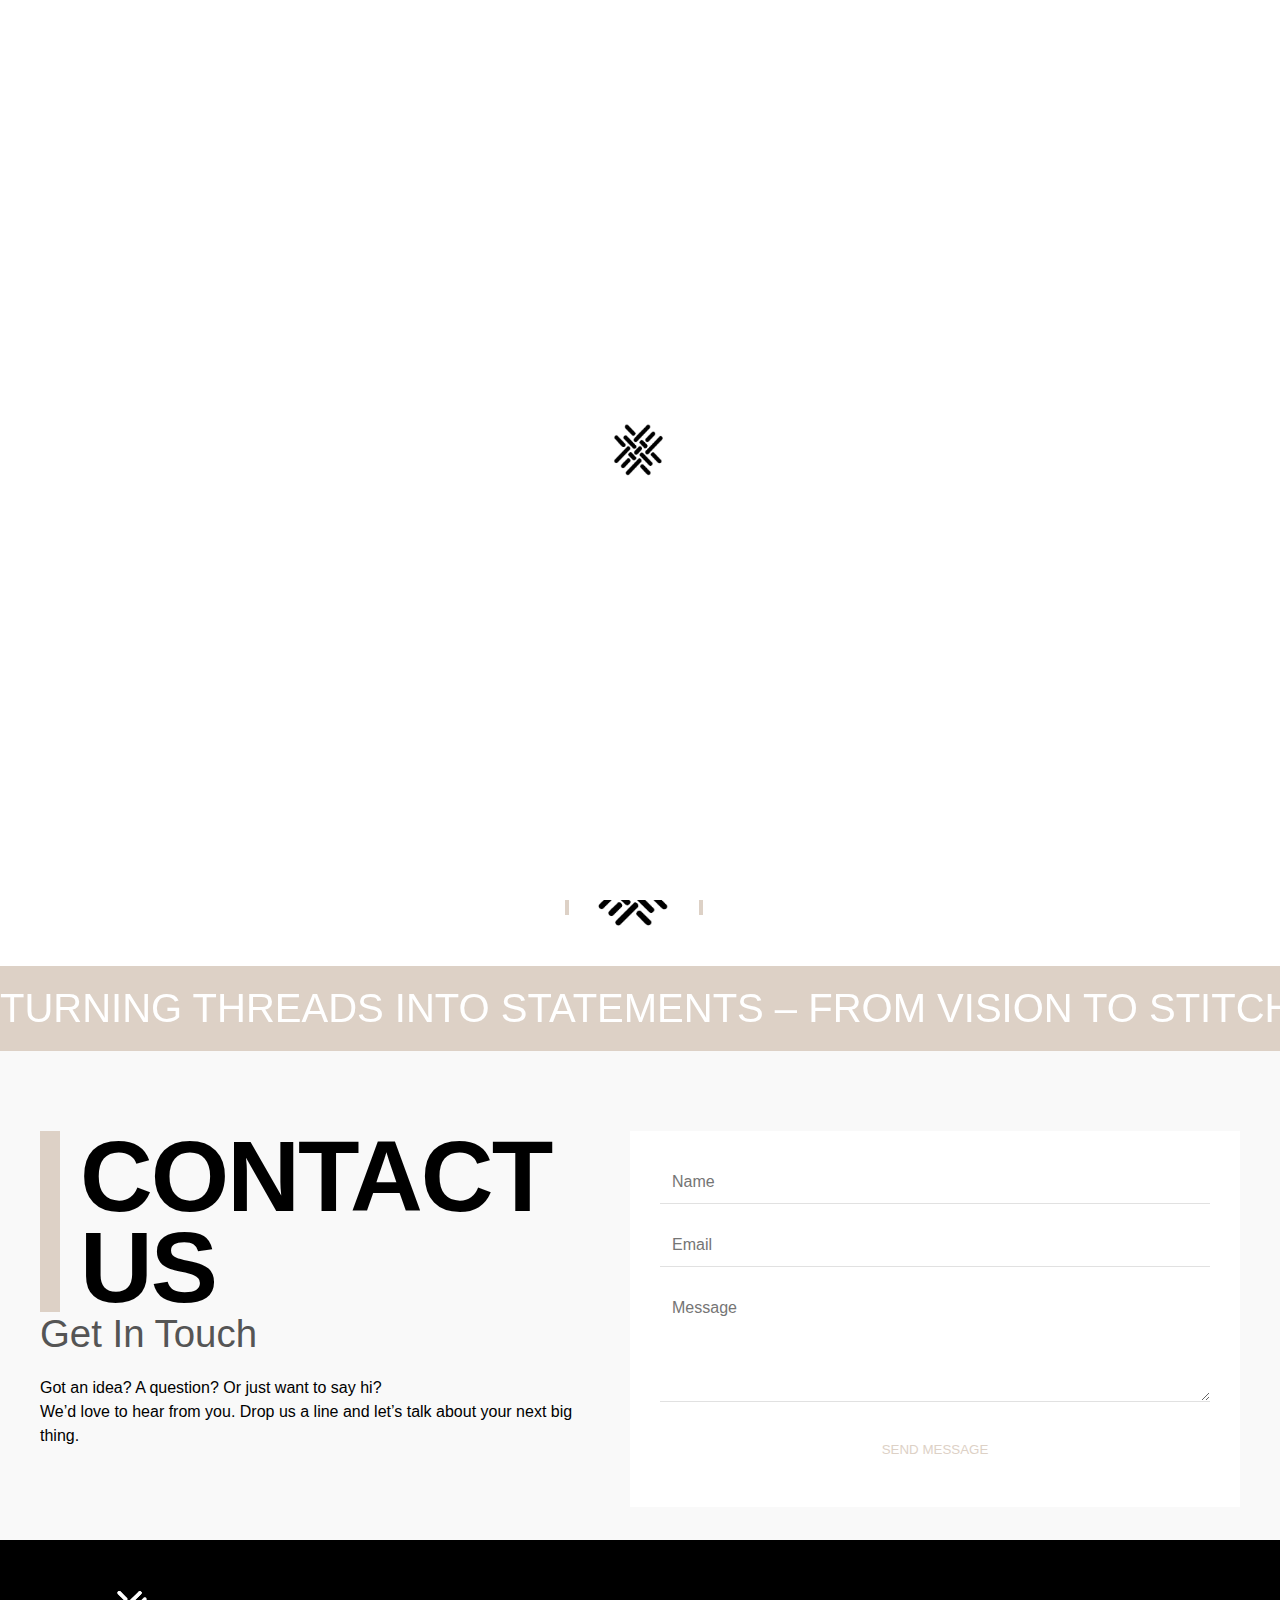
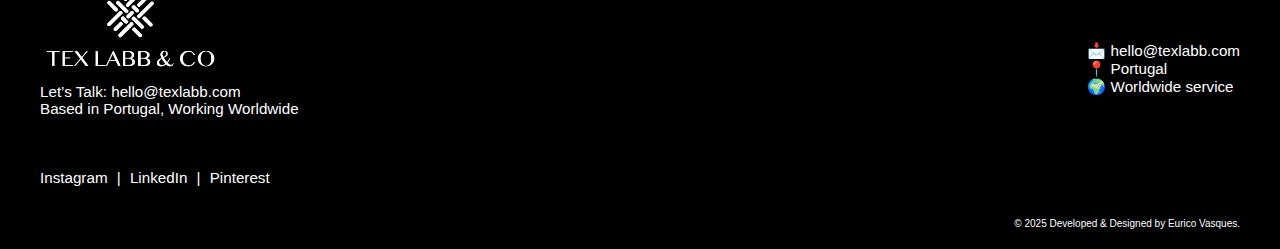
<file: process.html>
<!DOCTYPE html>
<html lang="en">
<head>
  <meta charset="UTF-8" />
  <meta name="viewport" content="width=device-width, initial-scale=1.0" />
  <title>TextLabb</title>
  <script src="scripts.js"></script>
<style>
  * {
  margin: 0;
  padding: 0;
  box-sizing: border-box;
}
body {
  font-family: 'Helvetica', 'Arial', sans-serif;
}
.contact-form input, textarea:focus {
      outline: none;
      border-bottom: 1px solid #000;
  }
#loading-screen {
  position: fixed;
  top: 0;
  left: 0;
  width: 100%;
  height: 100vh;
  background: white;
  display: flex;
  align-items: center;
  justify-content: center;
  z-index: 9999;
  transition: opacity 0.5s ease;
}
#loading-logo {
  width: 80px;
  height: 80px;
  animation: rotate 2s linear infinite;
}
@keyframes rotate {
  0% { transform: rotate(0deg); }
  100% { transform: rotate(360deg); }
}
.section-reveal {
    opacity: 0;
    transform: translateY(50px);
    transition: opacity 0.8s ease-out, transform 0.8s ease-out;
    will-change: opacity, transform;
  }
  
  .section-reveal.visible {
    opacity: 1;
    transform: translateY(0);
  }
  
  /* BOTÃO MENU */
  .menu-toggle {
    display: none;
    flex-direction: column;
    gap: 6px;
    cursor: pointer;
    z-index: 1100;
    transition: transform 0.3s ease;
  }
  
  .menu-toggle span {
    display: block;
    width: 30px;
    height: 3px;
    border: 1px solid white;
    border-radius: 3px;
    background: transparent;
    transition: all 0.3s ease;
  }
  
  /* Quando o botão está ativo (menu aberto) */
  .menu-toggle.active span:nth-child(1) {
    transform: rotate(45deg) translate(4px, 5px);
  }
  
  .menu-toggle.active span:nth-child(2) {
    opacity: 0;
  }
  
  .menu-toggle.active span:nth-child(3) {
    transform: rotate(-45deg) translate(7px, -9px);
  }

  /* MENU MOBILE */
  .menu-wrapper {
    display: flex;
  }
  /* Header */
  .header {
    position: fixed;
    top: 0;
    width: 100%;
    background: transparent;
    backdrop-filter: blur(2px);
    box-shadow: 0 2px 5px rgba(0,0,0,0.1);
    z-index: 1000;
    transition: top 0.3s ease;
  }
  
  .header-container {
    max-width: 100%;
    margin: auto;
    padding:3px 20px;
    display: flex;
    justify-content: space-between;
    align-items: center;
  }

.logo img {
  height: 70px;
}

.menu a {
  margin-left: 20px;
  text-decoration: none;
  color: #a8a8a8;
  font-weight: 200;
}

.menu a:hover {
  color: #fff;
}

/* Banner com parallax */
.banner-parallax {
    height: 50vh;
    background-image: url('imgs/fabrics.png');
    background-size: cover;
    background-attachment: fixed;
    background-position: top center; /* <- garante que começa no topo */
    background-repeat: no-repeat;
    position: relative;
    overflow: hidden;
    margin: 0;
    padding: 0;
  }

/* Animação fade + zoom */
@keyframes fadeInZoom {
  0% {
    opacity: 0;
    transform: scale(0.95) translate(-50%, -50%);
  }
  100% {
    opacity: 1;
    transform: scale(1) translate(-50%, -50%);
  }
}

.banner-text {
    position: absolute;
    top: 50%;
    left: 33%;
    font-family: 'Helvetica', 'Arial', sans-serif;
    font-size: 8vh;
    font-weight: bold;
    color: white;
    padding: 0 20px;
    line-height: 1;
    text-align: left;
    opacity: 0;
    animation: fadeInZoom 1.2s ease-out 0.3s forwards;
    text-transform: uppercase;
}

@keyframes fadeInZoom {
  0% {
    opacity: 0;
    transform: scale(0.95) translate(-50%, -50%);
  }
  100% {
    opacity: 1;
    transform: scale(1) translate(-50%, -50%);
  }
}
#banner1 {
  background-image: url('https://www.texlabb.com/images/portfolio/work-2.jpg');
}

#banner2 {
  background-image: url('imgs/fabrics.png');
}

.banner-overlay {
    width: 100%;
    height: 100%;
    background: rgba(0, 0, 0, 0.4); /* sempre presente */
    display: flex;
    justify-content: center;
    align-items: center;
    flex-direction: column;
    text-align: center;
    padding: 20px;
    opacity: 1;
  }
  
.banner-overlay.show {
  opacity: 1;
}
/* Texto que aparece */
.scroll-section {
  height: 100vh;
  display: flex;
  flex-direction: column;
  justify-content: center;
  align-items: center;
  background: #f7f7f7;
  text-align: center;
  padding: 20px;
}

.fade-text {
  opacity: 0;
  transform: translateY(20px);
  transition: all 1s ease;
  font-size: 2rem;
  margin-bottom: 10px;
}

.fade-text.visible {
  opacity: 1;
  transform: translateY(0);
}

.fade-text + .fade-text {
  font-size: 1.5rem;
}
.scrolling-text {
  font-size: 3rem;
  font-weight: normal!important;
  white-space: nowrap;
  transition: transform 0.1s linear;
  text-transform: uppercase;
}
.about-section {
  height: 100%;
  background: #fff;
  display: flex;
  flex-direction: column;
  justify-content: space-between;
  padding: 80px 20px;
}

.about-container {
  max-width: 1200px;
  margin: auto;
  display: flex;
  flex-direction: column;
  align-items: center !important;
  gap: 40px;
}

@media (min-width: 769px) {
  .about-container {
    flex-direction: row;
    align-items: flex-start;
  }
  .services-container {
    flex-direction: row;
    justify-content: space-between;
  }
  .contact-container {
    flex-direction: row;
    align-items: flex-start;
    gap: 60px;
  }
}
@media (max-width: 768px) {
  .about-us--symbol img{
    max-height:40px;
  }
  .about-container{
    margin-top:0!important
  }
  .services-container{
      flex-direction: row;
      gap: 20px;
      justify-content: space-around;
      margin-bottom: 20px!important;
    }
    .banner-text{
        width: 100%;
        left: 50%;
    }
    nav.menu {
        display: flex;
        height: 100vh;
    }
    .menu-wrapper.show {
        display: flex;
        background: #ddd1c6;
        height: 100vh;
    }
    .menu-wrapper {
      display: none;
      position: absolute;
      top: 100%;
      right: 0;
      width: 100%;
      background: #fff;
      flex-direction: column;
      padding: 20px;
    }
    .menu {
      flex-direction: column;
    }
  
    .menu a {
      padding: 0!important;
      color: #fff !important;
      font-size: 2.6rem;
      margin-top: 26px;
      text-align: center!important;
      font-weight: 100;
      margin-left:0!important
    }
  
    .menu-toggle {
      display: flex;
    }
    .contact-container{
        flex-direction: column!important;
    }
    .contact-info h2 {
        font-size: 4.3em!important;
    }
    .about-left h2{
        font-size: 1.5em!important;
    }
    .about-right p {
        font-size: 1.2rem!important;
    }
    .scrolling-text {
        font-size: 2rem!important;
    }
    .t-labb-text p {
        font-size: 1.2rem!important;
    }
    .t-labb-text li {
        font-size: 1.2rem!important;
    }
    .service-card{
        font-size:inherit!important;
        padding: 100px 20px!important;
    }
    .footer-container--info {
        display: flex;
        justify-content: space-between!important;
        align-items: flex-start!important;
        flex-direction: column!important;
    }
    div.copyright {
        width: 100%!important;
        text-align: left!important;
        padding-top: 20px!important;
        font-size: 10px!important;
    }
    .contact-form{
        margin-bottom: -99px!important;
    }
}
.contact-section {
  padding: 80px 20px;
  background: #f9f9f9;
}

.contact-container {
  max-width: 1200px;
  margin: auto;
  display: flex;
  flex-direction: row;
  gap: 40px;
}
.contact-info {
  flex: 1;
}

.contact-info h2 {
  font-size: 6.3em;
    line-height: .9;
    letter-spacing: -2px !important;
    font-weight: bold;
    text-align: left;
    padding-left: 20px;
    border-left: 20px solid #ddd1c6;
}

.contact-info h3 {
  font-size: 2.4rem;
    margin-bottom: 20px;
    color: #555;
    font-weight: 100;
}

.contact-info p {
  margin-bottom: 12px;
  line-height: 1.5;
  font-weight:100;
}

.contact-info a {
  color: #333;
  text-decoration: none;
}

.contact-info a:hover {
  text-decoration: underline;
}
.contact-form input, textarea::placeholder{
    font-weight:100!important;
}
.contact-form {
  flex: 1;
  margin-bottom: -165px;
    background: #fff;
    padding: 30px;
}

.contact-form form {
  display: flex;
  flex-direction: column;
}

.contact-form label {
  margin-bottom: 6px;
  font-weight: 100;
  color:#fff;
}

.contact-form input,
.contact-form textarea {
  margin-bottom: 20px;
  padding: 12px;
  border: none;
  border-radius: 0;
  font-family: 'Helvetica', 'Arial', sans-serif;
  font-size: 1rem;
  border-bottom: 1px solid #e1e1e1;
}
.contact-form button:hover {
  color: #333!important;
}
.contact-form button {
  padding: 20px;
  background-color: transparent;
  color: #ddd1c6;
  border: none;
  border-radius: 0;
  font-weight: 100;
  text-transform:uppercase;
  cursor: pointer;
}

.about-left h2 {
    font-size: 2.4em;
    line-height: .9;
    letter-spacing: -2px !important;
    font-weight: bold;
    text-align: left;
}
.about-left {
  flex: 1;
  font-size: 3rem;
  font-weight: bold;
  color: #222;
  padding-left:20px;
  border-left: 20px solid #ddd1c6;
}

.about-right h3 {
  font-size: 3.2rem;
  font-weight: 100;
  margin-bottom: 1rem;
  color: #444;
  letter-spacing: 1px;
}
.about-right h2 {
  font-size: 3.5rem;
    font-weight: 100;
    color: #e1e1e1;
    text-transform: uppercase;
}
.about-right p {
  font-size: 20px;
  line-height: 1.6;
  color: #555;
  font-weight:100;
}

/* Faixa de texto horizontal */
.scrolling-text-container {
  background: #ddd1c6;
  color:#fff;
  padding: 20px 0;
  overflow: hidden;
}

.scrolling-text {
  font-size: 2.5rem;
  font-weight: 100!important;
  white-space: nowrap;
  transition: transform 0.1s linear;
  will-change: transform;
}
.services-section {
  background: #fff;
  padding: 0 20px;
}
.services-container a:hover {
    color: #ddd1c6!important;
}
.services-container a {
    color: #000!important;
    text-decoration: none;
    font-size: 18px;
    padding: 10px;
}
.services-container a.button-bottom--left{
    border-right: 4px solid #ddd1c6;
    text-align: right;
}
.services-container a.button-bottom--right {
    border-left: 4px solid #ddd1c6;
}
.services-container {
    max-width: 1200px;
    margin: auto;
    display: flex;
    flex-direction: row;
    gap: 20px;
    align-items: center;
    justify-content: center;
    margin-bottom:30px;
}

.service-card {
  position: relative;
  background-size: cover;
  background-position: center;
  height: 500px;
  flex: 1;
  display: flex;
  align-items: flex-end;
  padding: 20px;
  color: white;
  font-size: 1.8rem;
  font-weight: bold;
  transition: transform 0.3s ease;
}

.service-card::before {
  content: '';
  position: absolute;
  inset: 0;
  background: rgba(0, 0, 0, 0.4); /* escurece imagem para contraste */
  z-index: 1;
}

.service-card h3 {
  position: relative;
  z-index: 2;
}
.footer {
  background: #000;
  color: #fff;
  padding: 40px 20px 20px;
  text-align: left;
}

.footer-container {
  max-width: 1200px;
  margin: auto;
  display: flex;
  flex-direction: column;
  gap: 12px;
  font-size: 0.95rem;
}

.footer a {
  color: #fff;
  text-decoration: none;
}

.footer a:hover {
  text-decoration: underline;
}

.social-links a {
  margin: 20px 5px;
}

div.copyright{
  width:100%;
  text-align:right;
  font-size:10px;
  padding-top: 20px;
}
.t-labb-section {
  padding: 80px 20px;
  background: #fefefe;
  color: #333;
}

.t-labb-text {
  max-width: 900px;
  margin: 0 auto 60px;
}

.t-labb-text h2 {
  font-size: 3.5rem;
    font-weight: normal;
}

.t-labb-text .subtitle {
  font-size: 1.3rem;
  font-weight: 500;
  margin-bottom: 40px;
  color: #555;
  text-align:center;
}

.t-labb-text p {
    margin-bottom: 16px;
    font-size: 20px;
    line-height: 1.6;
    color: #555;
    font-weight: 100;
}
.t-labb-text ul {
  list-style: none;
  padding-left: 0;
  margin-bottom: 20px;
}

.t-labb-text li {
  margin-bottom: 10px;
    font-size: 20px;
    line-height: 1.6;
    color: #555;
    font-weight: 100;
}

/* Carousel */
.carousel {
  overflow-x: auto;
  overflow-y: hidden;
  white-space: nowrap;
  padding: 10px 0;
  scroll-behavior: smooth;
  text-align:center
}

.carousel-track {
  display: inline-flex;
  gap: 20px;
  padding: 10px 0;
}
.carousel-track::-webkit-scrollbar {
  display: none!important;
}
.carousel-track img {
  height: 350px;
  width: 350px;
  object-fit: cover;
  border-radius: 5px;
  flex-shrink: 0;
}
.footer-container--info {
    display: flex;
    justify-content: space-between;
    align-items: center;
}
p.social-links {
    margin-top: 40px;
}
.footer-right-info{
    margin-top:40px;
}
li {
    list-style: none; /* remove bullet padrão */
    position: relative;
    padding-left: 25px; /* espaço para o ícone */
  }
  
  li::before {
    content: '';
    position: absolute;
    left: 0;
    top: 50%;
    transform: translateY(-50%);
    width: 16px;
    height: 16px;
    background-image: url('imgs/tlabb-symbol.png');
    background-size: contain;
    background-repeat: no-repeat;
  }
  </style>
</head>
<body>
  <div id="loading-screen">
    <img id="loading-logo" src="imgs/symbol-loading.png" alt="Logo" />
  </div>
  <!-- Header -->
  <header id="header" class="header">
    <div class="header-container">
      <div class="logo">
        <a href="index.html"><img id="site-logo" src="imgs/_branco.png" alt="Logo da Empresa" /></a>
      </div>
      <div class="menu-toggle" id="menu-toggle">
        <span></span>
        <span></span>
        <span></span>
      </div>
      <div class="menu-wrapper" id="menu-wrapper">      
        <nav class="menu">
          <a href="index.html">Home</a>
          <a href="about-us.html">About us</a>
          <a href="index.html#services" style="color:#fff">Services</a>
          <a href="index.html#t-labb">T-LABB Brand</a>
          <a href="index.html#contact">Contact us</a>
        </nav>
      </div>
    </div>
  </header>

  <!-- Banner 1 com parallax -->
  <section class="banner-parallax" id="banner1">
      <div class="banner-overlay">
        <div class="banner-text">
          <span>Tex Labb & Co</span><br><span style="color: #ddd1c6; font-weight: 100; letter-spacing: -4px;">PROCESS</span>
        </div>
      </div>
  </section>
  


  <section id="about" class="about-section">
    <div class="about-container">
      <div class="about-right">
        <p><b>After receiving your ideas or specifications we start all the process:</b></p><br>
        <ul>
          <li><p>Sourcing</p></li>
          <li><p>Prototyping</p></li>
          <li><p>Pre-production Samples</p></li>
          <li><p>Production</p></li>
          <li><p>Quality Control</p></li>
          <li><p>Packaging & Shipping</p></li>
        </ul>
      </div>
    </div>
  </section>

  <section class="services-section">
    <div class="services-container">
        <a href="fabrics.html" class="button-bottom--left">FABRICS</a>
        <p class="about-us--symbol" style="text-align:center;"><img src="imgs/tlabb-symbol.png" height="80"></p>
        <a href="product.html" class="button-bottom--right">PRODUCT</a>
    </div>
  </section>
  <section>
      <!-- Texto scroll horizontal incorporado -->
    <div class="scrolling-text-container">
      <div id="scrollText" class="scrolling-text">
        Turning Threads into Statements – From Vision to Stitch – We Make it Real.
        Turning Threads into Statements – From Vision to Stitch – We Make it Real.
      </div>
    </div>
  </section>
  <section id="contact" class="contact-section">
      <div class="contact-container">
        <!-- Lado Esquerdo -->
        <div class="contact-info">
          <h2>CONTACT US</h2>
          <h3>Get In Touch</h3>
          <p>Got an idea? A question? Or just want to say hi?<br>
          We’d love to hear from you. Drop us a line and let’s talk about your next big thing.</p>
        </div>
    
        <!-- Lado Direito - Formulário -->
        <div class="contact-form">
          <form>
            <input placeholder="Name" type="text" id="name" name="name" required />
    
            <input placeholder="Email" type="email" id="email" name="email" required />
    
            <textarea placeholder="Message" id="message" name="message" rows="5" required></textarea>
    
            <button type="submit">Send Message</button>
          </form>
        </div>
      </div>
    </section>

  <footer class="footer">
    <div class="footer-container">
      <div class="footer-container--info">    
          <div class="footer-left-info">  
              <p><img height="100" src="imgs/_branco.png"></p>
              <p>Let’s Talk: <a href="mailto:hello@texlabb.com">hello@texlabb.com</a></p>
              <p>Based in Portugal, Working Worldwide</p>
          </div>
          <div class="footer-right-info">
              <p>📩 <a href="mailto:hello@texlabb.com">hello@texlabb.com</a></p>
              <p>📍 Portugal</p>
              <p>🌍 Worldwide service</p>
          </div>
      </div>
      <p class="social-links">
        <a href="#" target="_blank" style="margin-left:0;">Instagram</a> |
        <a href="#" target="_blank">LinkedIn</a> |
        <a href="#" target="_blank">Pinterest</a>
      </p>
      <div class="copyright">© 2025 Developed & Designed by <a href="">Eurico Vasques</a>.</div>
    </div>
    
  </footer>


  
  <script>
    // Efeito: mostrar/esconder header
    let lastScrollTop = 0;
    const header = document.getElementById('header');

    window.addEventListener('scroll', () => {
      const currentScroll = window.scrollY;
      if (currentScroll > lastScrollTop) {
        header.style.top = "-100px"; // esconde
      } else {
        header.style.top = "0"; // mostra
      }
      lastScrollTop = currentScroll <= 0 ? 0 : currentScroll;

      // Fade in texto
      const trigger = document.getElementById('scroll-section');
      const headline = document.getElementById('headline');
      const subheadline = document.getElementById('subheadline');
      if (currentScroll + window.innerHeight > trigger.offsetTop + 100) {
        headline.classList.add('visible');
        subheadline.classList.add('visible');
      }

      // Movimento horizontal do texto
      const scrollText = document.getElementById('scrollText');
      scrollText.style.transform = `translateX(${currentScroll * -0.5}px)`;
    });

    // Parallax banner
    window.addEventListener('scroll', () => {
      const banner = document.getElementById('banner');
      const offset = window.scrollY;
      banner.style.backgroundPositionY = `${offset * 0.5}px`;
    });
    window.addEventListener('scroll', () => {
    const scrollText = document.getElementById('scrollText');
    if (scrollText) {
      const scrollAmount = window.scrollY;
      scrollText.style.transform = `translateX(${scrollAmount * -0.5}px)`;
    }
  });

  </script>
  <script>
    const menuToggle = document.getElementById('menu-toggle');
    const menuWrapper = document.getElementById('menu-wrapper');
  
    menuToggle.addEventListener('click', () => {
      const isOpen = menuWrapper.classList.toggle('show');
      menuToggle.classList.toggle('active');
  
      // Trocar logo
      if (isOpen) {
        document.getElementById("header").style.background = "#ddd1c6";
      } else {
        document.getElementById("header").style.background = "transparent";
      }
    });
  </script>
</body>
</html>
</file>
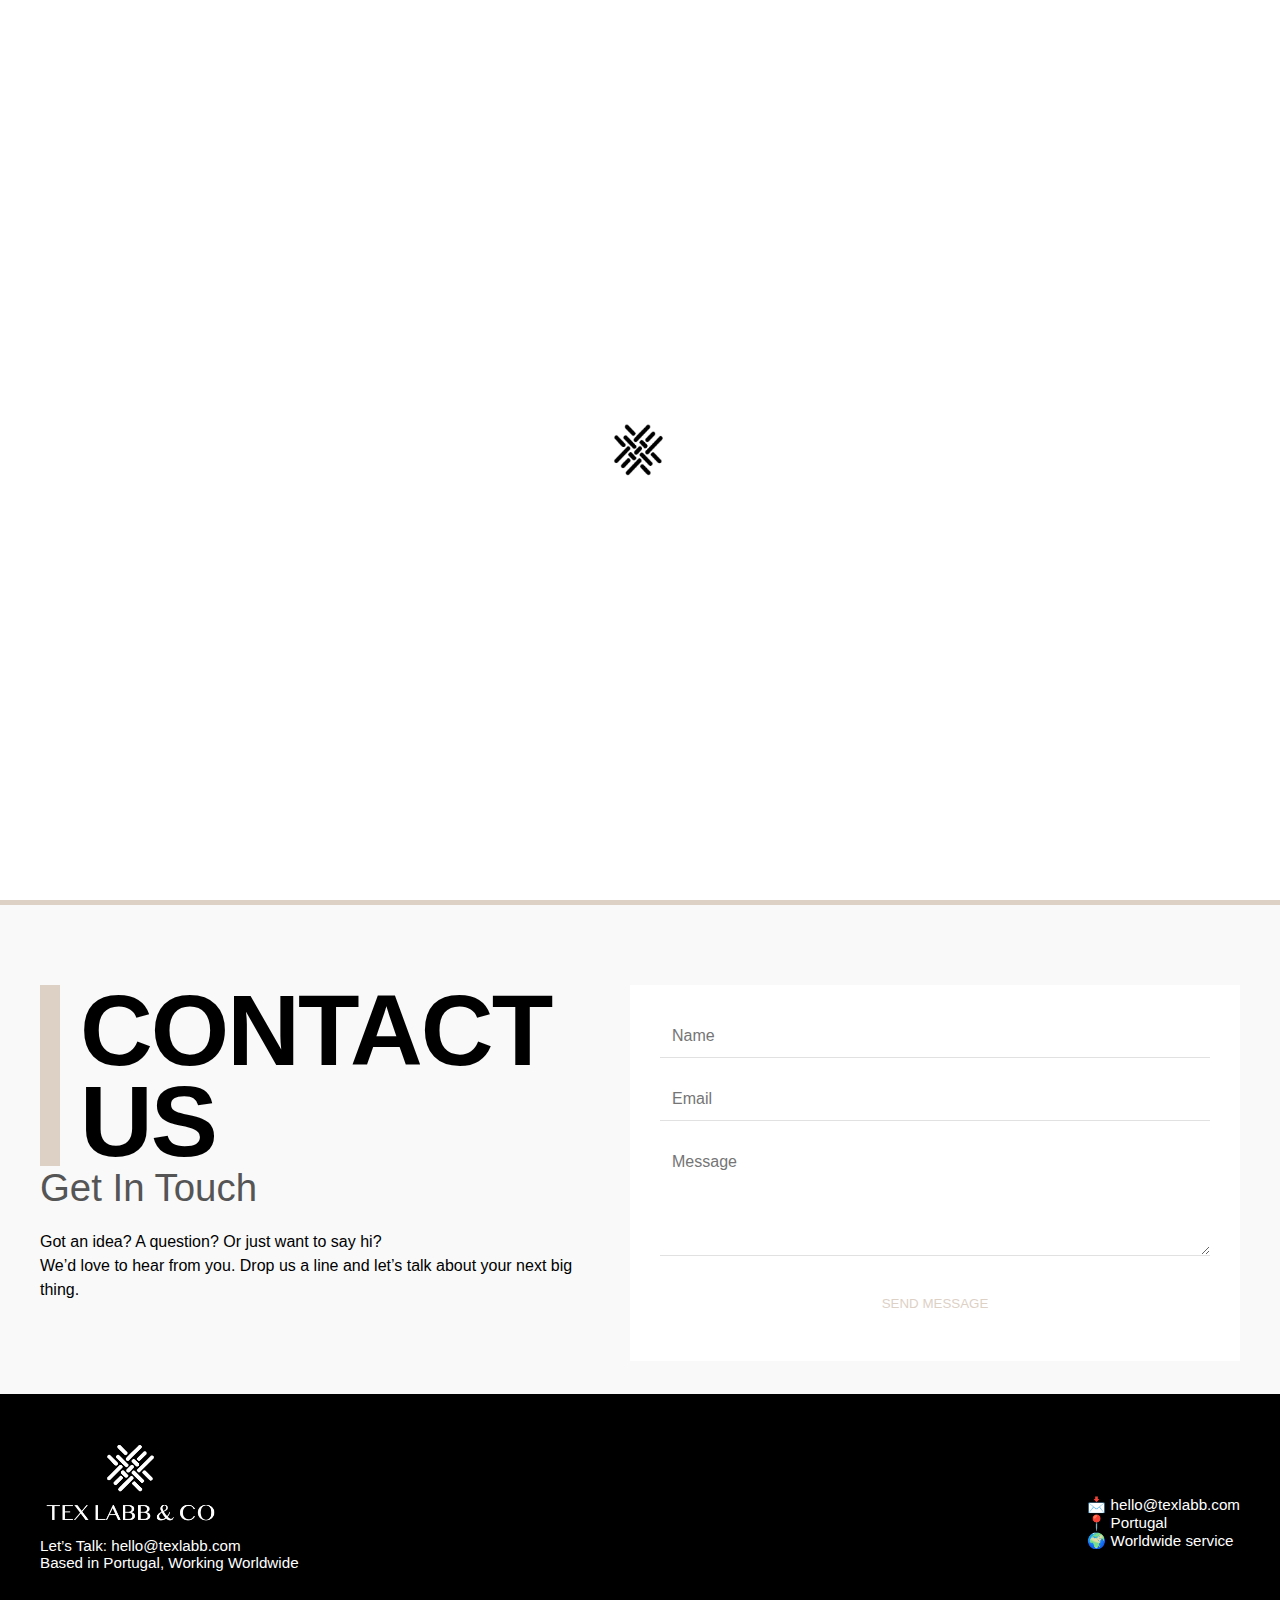
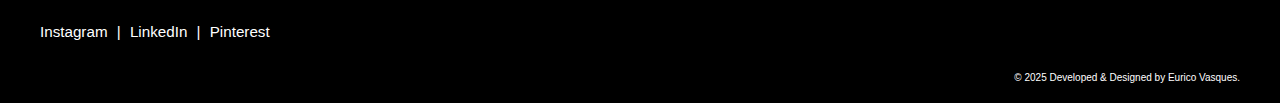
<file: product.html>
<!DOCTYPE html>
<html lang="en">
<head>
  <meta charset="UTF-8" />
  <meta name="viewport" content="width=device-width, initial-scale=1.0" />
  <title>TextLabb</title>
  <script src="scripts.js"></script>
  <style>
  * {
  margin: 0;
  padding: 0;
  box-sizing: border-box;
}
body {
  font-family: 'Helvetica', 'Arial', sans-serif;
}
.contact-form input, textarea:focus {
      outline: none;
      border-bottom: 1px solid #000;
  }
#loading-screen {
  position: fixed;
  top: 0;
  left: 0;
  width: 100%;
  height: 100vh;
  background: white;
  display: flex;
  align-items: center;
  justify-content: center;
  z-index: 9999;
  transition: opacity 0.5s ease;
}
#loading-logo {
  width: 80px;
  height: 80px;
  animation: rotate 2s linear infinite;
}
@keyframes rotate {
  0% { transform: rotate(0deg); }
  100% { transform: rotate(360deg); }
}
.section-reveal {
    opacity: 0;
    transform: translateY(50px);
    transition: opacity 0.8s ease-out, transform 0.8s ease-out;
    will-change: opacity, transform;
  }
  
  .section-reveal.visible {
    opacity: 1;
    transform: translateY(0);
  }
  
  /* BOTÃO MENU */
  .menu-toggle {
    display: none;
    flex-direction: column;
    gap: 6px;
    cursor: pointer;
    z-index: 1100;
    transition: transform 0.3s ease;
  }
  
  .menu-toggle span {
    display: block;
    width: 30px;
    height: 3px;
    border: 1px solid white;
    border-radius: 3px;
    background: transparent;
    transition: all 0.3s ease;
  }
  
  /* Quando o botão está ativo (menu aberto) */
  .menu-toggle.active span:nth-child(1) {
    transform: rotate(45deg) translate(4px, 5px);
  }
  
  .menu-toggle.active span:nth-child(2) {
    opacity: 0;
  }
  
  .menu-toggle.active span:nth-child(3) {
    transform: rotate(-45deg) translate(7px, -9px);
  }

  /* MENU MOBILE */
  .menu-wrapper {
    display: flex;
  }
  /* Header */
  .header {
    position: fixed;
    top: 0;
    width: 100%;
    background: transparent;
    backdrop-filter: blur(2px);
    box-shadow: 0 2px 5px rgba(0,0,0,0.1);
    z-index: 1000;
    transition: top 0.3s ease;
  }
  
  .header-container {
    max-width: 100%;
    margin: auto;
    padding:3px 20px;
    display: flex;
    justify-content: space-between;
    align-items: center;
  }

.logo img {
  height: 70px;
}

.menu a {
  margin-left: 20px;
  text-decoration: none;
  color: #a8a8a8;
  font-weight: 200;
}

.menu a:hover {
  color: #fff;
}

/* Banner com parallax */
.banner-parallax {
    height: 50vh;
    background-image: url('imgs/fabrics.png');
    background-size: cover;
    background-attachment: fixed;
    background-position: top center; /* <- garante que começa no topo */
    background-repeat: no-repeat;
    position: relative;
    overflow: hidden;
    margin: 0;
    padding: 0;
  }
/* Animação fade + zoom */
@keyframes fadeInZoom {
  0% {
    opacity: 0;
    transform: scale(0.95) translate(-50%, -50%);
  }
  100% {
    opacity: 1;
    transform: scale(1) translate(-50%, -50%);
  }
}

.banner-text {
    position: absolute;
    top: 50%;
    left: 33%;
    font-family: 'Helvetica', 'Arial', sans-serif;
    font-size: 8vh;
    font-weight: bold;
    color: white;
    padding: 0 20px;
    line-height: 1;
    text-align: left;
    opacity: 0;
    animation: fadeInZoom 1.2s ease-out 0.3s forwards;
    text-transform: uppercase;
}

@keyframes fadeInZoom {
  0% {
    opacity: 0;
    transform: scale(0.95) translate(-50%, -50%);
  }
  100% {
    opacity: 1;
    transform: scale(1) translate(-50%, -50%);
  }
}
#banner1 {
  background-image: url('https://www.texlabb.com/images/portfolio/work-8.jpg');
}

#banner2 {
  background-image: url('imgs/fabrics.png');
}

.banner-overlay {
    width: 100%;
    height: 100%;
    background: rgba(0, 0, 0, 0.4); /* sempre presente */
    display: flex;
    justify-content: center;
    align-items: center;
    flex-direction: column;
    text-align: center;
    padding: 20px;
    opacity: 1;
  }
  
.banner-overlay.show {
  opacity: 1;
}
/* Texto que aparece */
.scroll-section {
  height: 100vh;
  display: flex;
  flex-direction: column;
  justify-content: center;
  align-items: center;
  background: #f7f7f7;
  text-align: center;
  padding: 20px;
}

.fade-text {
  opacity: 0;
  transform: translateY(20px);
  transition: all 1s ease;
  font-size: 2rem;
  margin-bottom: 10px;
}

.fade-text.visible {
  opacity: 1;
  transform: translateY(0);
}

.fade-text + .fade-text {
  font-size: 1.5rem;
}
.scrolling-text {
  font-size: 3rem;
  font-weight: normal!important;
  white-space: nowrap;
  transition: transform 0.1s linear;
  text-transform: uppercase;
}
.about-section {
  height: 100%;
  background: #fff;
  display: flex;
  flex-direction: column;
  justify-content: space-between;
  padding: 80px 20px;
}

.about-container {
  max-width: 1200px;
  margin: auto;
  display: flex;
  flex-direction: column;
  align-items: center !important;
  gap: 40px;
}

@media (min-width: 769px) {
  .about-container {
    flex-direction: row;
    align-items: flex-start;
  }
  .services-container {
    flex-direction: row;
    justify-content: space-between;
  }
  .contact-container {
    flex-direction: row;
    align-items: flex-start;
    gap: 60px;
  }
}
@media (max-width: 768px) {
  .about-us--symbol img{
    max-height:40px;
  }
  .about-us--symbol img{
    max-height:40px;
  }
  .about-container{
    margin-top:0!important
  }
  .services-container{
      flex-direction: row;
      gap: 20px;
      justify-content: space-around;
      margin-bottom: 20px!important;
    }
    .banner-text{
        width: 100%;
        left: 50%;
    }
    nav.menu {
        display: flex;
        height: 100vh;
    }
    .menu-wrapper.show {
        display: flex;
        background: #ddd1c6;
        height: 100vh;
    }
    .menu-wrapper {
      display: none;
      position: absolute;
      top: 100%;
      right: 0;
      width: 100%;
      background: #fff;
      flex-direction: column;
      padding: 20px;
    }
    .menu {
      flex-direction: column;
    }
  
    .menu a {
      padding: 0!important;
      color: #fff !important;
      font-size: 2.6rem;
      margin-top: 26px;
      text-align: center!important;
      font-weight: 100;
      margin-left:0!important
    }
  
    .menu-toggle {
      display: flex;
    }
    .contact-container{
        flex-direction: column!important;
    }
    .contact-info h2 {
        font-size: 4.3em!important;
    }
    .about-left h2{
        font-size: 1.5em!important;
    }
    .about-right p {
        font-size: 1.2rem!important;
    }
    .scrolling-text {
        font-size: 2rem!important;
    }
    .t-labb-text p {
        font-size: 1.2rem!important;
    }
    .t-labb-text li {
        font-size: 1.2rem!important;
    }
    .service-card{
        font-size:inherit!important;
        padding: 100px 20px!important;
    }
    .footer-container--info {
        display: flex;
        justify-content: space-between!important;
        align-items: flex-start!important;
        flex-direction: column!important;
    }
    div.copyright {
        width: 100%!important;
        text-align: left!important;
        padding-top: 20px!important;
        font-size: 10px!important;
    }
    .contact-form{
        margin-bottom: -99px!important;
    }
}
.contact-section {
  padding: 80px 20px;
  background: #f9f9f9;
}

.contact-container {
  max-width: 1200px;
  margin: auto;
  display: flex;
  flex-direction: row;
  gap: 40px;
}
.contact-info {
  flex: 1;
}

.contact-info h2 {
  font-size: 6.3em;
    line-height: .9;
    letter-spacing: -2px !important;
    font-weight: bold;
    text-align: left;
    padding-left: 20px;
    border-left: 20px solid #ddd1c6;
}

.contact-info h3 {
  font-size: 2.4rem;
    margin-bottom: 20px;
    color: #555;
    font-weight: 100;
}

.contact-info p {
  margin-bottom: 12px;
  line-height: 1.5;
  font-weight:100;
}

.contact-info a {
  color: #333;
  text-decoration: none;
}

.contact-info a:hover {
  text-decoration: underline;
}
.contact-form input, textarea::placeholder{
    font-weight:100!important;
}
.contact-form {
  flex: 1;
  margin-bottom: -165px;
    background: #fff;
    padding: 30px;
}

.contact-form form {
  display: flex;
  flex-direction: column;
}

.contact-form label {
  margin-bottom: 6px;
  font-weight: 100;
  color:#fff;
}

.contact-form input,
.contact-form textarea {
  margin-bottom: 20px;
  padding: 12px;
  border: none;
  border-radius: 0;
  font-family: 'Helvetica', 'Arial', sans-serif;
  font-size: 1rem;
  border-bottom: 1px solid #e1e1e1;
}
.contact-form button:hover {
  color: #333!important;
}
.contact-form button {
  padding: 20px;
  background-color: transparent;
  color: #ddd1c6;
  border: none;
  border-radius: 0;
  font-weight: 100;
  text-transform:uppercase;
  cursor: pointer;
}

.about-left h2 {
    font-size: 2.4em;
    line-height: .9;
    letter-spacing: -2px !important;
    font-weight: bold;
    text-align: left;
}
.about-left {
  flex: 1;
  font-size: 3rem;
  font-weight: bold;
  color: #222;
  padding-left:20px;
  border-left: 20px solid #ddd1c6;
}

.about-right h3 {
  font-size: 3.2rem;
  font-weight: 100;
  margin-bottom: 1rem;
  color: #444;
  letter-spacing: 1px;
}
.about-right h2 {
  font-size: 3.5rem;
    font-weight: 100;
    color: #e1e1e1;
    text-transform: uppercase;
}
.about-right p {
  font-size: 20px;
  line-height: 1.6;
  color: #555;
  font-weight:100;
}

/* Faixa de texto horizontal */
.scrolling-text-container {
  background: #ddd1c6;
  color:#fff;
  padding: 20px 0;
  overflow: hidden;
}

.scrolling-text {
  font-size: 2.5rem;
  font-weight: 100!important;
  white-space: nowrap;
  transition: transform 0.1s linear;
  will-change: transform;
}
.services-section {
  background: #fff;
  padding: 0 20px;
}
.services-container a:hover {
    color: #ddd1c6!important;
}
.services-container a {
    color: #000!important;
    text-decoration: none;
    font-size: 18px;
    padding: 10px;
}
.services-container a.button-bottom--left{
    border-right: 4px solid #ddd1c6;
    text-align: right;
}
.services-container a.button-bottom--right {
    border-left: 4px solid #ddd1c6;
}
.services-container {
    max-width: 1200px;
    margin: auto;
    display: flex;
    flex-direction: row;
    gap: 20px;
    align-items: center;
    justify-content: center;
    margin-bottom:30px;
}

.service-card {
  position: relative;
  background-size: cover;
  background-position: center;
  height: 500px;
  flex: 1;
  display: flex;
  align-items: flex-end;
  padding: 20px;
  color: white;
  font-size: 1.8rem;
  font-weight: bold;
  transition: transform 0.3s ease;
}

.service-card::before {
  content: '';
  position: absolute;
  inset: 0;
  background: rgba(0, 0, 0, 0.4); /* escurece imagem para contraste */
  z-index: 1;
}

.service-card h3 {
  position: relative;
  z-index: 2;
}
.footer {
  background: #000;
  color: #fff;
  padding: 40px 20px 20px;
  text-align: left;
}

.footer-container {
  max-width: 1200px;
  margin: auto;
  display: flex;
  flex-direction: column;
  gap: 12px;
  font-size: 0.95rem;
}

.footer a {
  color: #fff;
  text-decoration: none;
}

.footer a:hover {
  text-decoration: underline;
}

.social-links a {
  margin: 20px 5px;
}

div.copyright{
  width:100%;
  text-align:right;
  font-size:10px;
  padding-top:20px;
}
.t-labb-section {
  padding: 80px 20px;
  background: #fefefe;
  color: #333;
}

.t-labb-text {
  max-width: 900px;
  margin: 0 auto 60px;
}

.t-labb-text h2 {
  font-size: 3.5rem;
    font-weight: normal;
}

.t-labb-text .subtitle {
  font-size: 1.3rem;
  font-weight: 500;
  margin-bottom: 40px;
  color: #555;
  text-align:center;
}

.t-labb-text p {
    margin-bottom: 16px;
    font-size: 20px;
    line-height: 1.6;
    color: #555;
    font-weight: 100;
}
.t-labb-text ul {
  list-style: none;
  padding-left: 0;
  margin-bottom: 20px;
}

.t-labb-text li {
  margin-bottom: 10px;
    font-size: 20px;
    line-height: 1.6;
    color: #555;
    font-weight: 100;
}

/* Carousel */
.carousel {
  overflow-x: auto;
  overflow-y: hidden;
  white-space: nowrap;
  padding: 10px 0;
  scroll-behavior: smooth;
  text-align:center
}

.carousel-track {
  display: inline-flex;
  gap: 20px;
  padding: 10px 0;
}
.carousel-track::-webkit-scrollbar {
  display: none!important;
}
.carousel-track img {
  height: 350px;
  width: 350px;
  object-fit: cover;
  border-radius: 5px;
  flex-shrink: 0;
}
.footer-container--info {
    display: flex;
    justify-content: space-between;
    align-items: center;
}
p.social-links {
    margin-top: 40px;
}
.footer-right-info{
    margin-top:40px;
}
li {
    list-style: none; /* remove bullet padrão */
    position: relative;
    padding-left: 25px; /* espaço para o ícone */
  }
  
  li::before {
    content: '';
    position: absolute;
    left: 0;
    top: 50%;
    transform: translateY(-50%);
    width: 16px;
    height: 16px;
    background-image: url('imgs/tlabb-symbol.png');
    background-size: contain;
    background-repeat: no-repeat;
  }
  </style>
</head>
<body>
  <div id="loading-screen">
    <img id="loading-logo" src="imgs/symbol-loading.png" alt="Logo" />
  </div>
  <!-- Header -->
  <header id="header" class="header">
    <div class="header-container">
      <div class="logo">
        <a href="index.html"><img id="site-logo" src="imgs/_branco.png" alt="Logo da Empresa" /></a>
      </div>
      <div class="menu-toggle" id="menu-toggle">
        <span></span>
        <span></span>
        <span></span>
      </div>
      <div class="menu-wrapper" id="menu-wrapper">      
        <nav class="menu">
          <a href="index.html">Home</a>
          <a href="about-us.html">About us</a>
          <a href="index.html#services" style="color:#fff">Services</a>
          <a href="index.html#t-labb">T-LABB Brand</a>
          <a href="index.html#contact">Contact us</a>
        </nav>
      </div>
    </div>
  </header>

  <!-- Banner 1 com parallax -->
  <section class="banner-parallax" id="banner1">
      <div class="banner-overlay">
        <div class="banner-text">
          <span>Tex Labb & Co</span><br><span style="color: #ddd1c6; font-weight: 100; letter-spacing: -4px;">PRODUCT</span>
        </div>
      </div>
  </section>
  


  <section id="about" class="about-section">
    <div class="about-container">
      <div class="about-right">
        <ul>
          <li><p>We make clothes for men, women, children and home textiles.</p></li>
          <li><p>We can offer you a wide range of products like casual, leisure wear, knitwear , training wear, workwear, ready-to-wear, swimwear, signature and haut couture style.</p></li>
        </ul>
      </div>
    </div>
  </section>
  <section class="services-section">
    <div class="services-container">
        <a href="process.html" class="button-bottom--left">PROCESS</a>
        <p class="about-us--symbol" style="text-align:center;"><img src="imgs/tlabb-symbol.png" height="80"></p>
        <a href="fabrics.html" class="button-bottom--right">FABRICS</a>
    </div>
  </section>
  <section>
      <!-- Texto scroll horizontal incorporado -->
    <div class="scrolling-text-container">
      <div id="scrollText" class="scrolling-text">
        Turning Threads into Statements – From Vision to Stitch – We Make it Real.
        Turning Threads into Statements – From Vision to Stitch – We Make it Real.
      </div>
    </div>
  </section>
  <section id="contact" class="contact-section">
        
      <div class="contact-container">
        <!-- Lado Esquerdo -->
        <div class="contact-info">
          <h2>CONTACT US</h2>
          <h3>Get In Touch</h3>
          <p>Got an idea? A question? Or just want to say hi?<br>
          We’d love to hear from you. Drop us a line and let’s talk about your next big thing.</p>
        </div>
    
        <!-- Lado Direito - Formulário -->
        <div class="contact-form">
          <form>
            <input placeholder="Name" type="text" id="name" name="name" required />
    
            <input placeholder="Email" type="email" id="email" name="email" required />
    
            <textarea placeholder="Message" id="message" name="message" rows="5" required></textarea>
    
            <button type="submit">Send Message</button>
          </form>
        </div>
      </div>
    </section>

  <footer class="footer">
    <div class="footer-container">
      <div class="footer-container--info">    
          <div class="footer-left-info">  
              <p><img height="100" src="imgs/_branco.png"></p>
              <p>Let’s Talk: <a href="mailto:hello@texlabb.com">hello@texlabb.com</a></p>
              <p>Based in Portugal, Working Worldwide</p>
          </div>
          <div class="footer-right-info">
              <p>📩 <a href="mailto:hello@texlabb.com">hello@texlabb.com</a></p>
              <p>📍 Portugal</p>
              <p>🌍 Worldwide service</p>
          </div>
      </div>
      <p class="social-links">
        <a href="#" target="_blank" style="margin-left:0;">Instagram</a> |
        <a href="#" target="_blank">LinkedIn</a> |
        <a href="#" target="_blank">Pinterest</a>
      </p>
      <div class="copyright">© 2025 Developed & Designed by <a href="">Eurico Vasques</a>.</div>
    </div>
    
  </footer>


  
  <script>
    // Efeito: mostrar/esconder header
    let lastScrollTop = 0;
    const header = document.getElementById('header');

    window.addEventListener('scroll', () => {
      const currentScroll = window.scrollY;
      if (currentScroll > lastScrollTop) {
        header.style.top = "-100px"; // esconde
      } else {
        header.style.top = "0"; // mostra
      }
      lastScrollTop = currentScroll <= 0 ? 0 : currentScroll;

      // Fade in texto
      const trigger = document.getElementById('scroll-section');
      const headline = document.getElementById('headline');
      const subheadline = document.getElementById('subheadline');
      if (currentScroll + window.innerHeight > trigger.offsetTop + 100) {
        headline.classList.add('visible');
        subheadline.classList.add('visible');
      }

      // Movimento horizontal do texto
      const scrollText = document.getElementById('scrollText');
      scrollText.style.transform = `translateX(${currentScroll * -0.5}px)`;
    });

    // Parallax banner
    window.addEventListener('scroll', () => {
      const banner = document.getElementById('banner');
      const offset = window.scrollY;
      banner.style.backgroundPositionY = `${offset * 0.5}px`;
    });
    window.addEventListener('scroll', () => {
    const scrollText = document.getElementById('scrollText');
    if (scrollText) {
      const scrollAmount = window.scrollY;
      scrollText.style.transform = `translateX(${scrollAmount * -0.5}px)`;
    }
  });

  </script>
  <script>
    const menuToggle = document.getElementById('menu-toggle');
    const menuWrapper = document.getElementById('menu-wrapper');
  
    menuToggle.addEventListener('click', () => {
      const isOpen = menuWrapper.classList.toggle('show');
      menuToggle.classList.toggle('active');
  
      // Trocar logo
      if (isOpen) {
        document.getElementById("header").style.background = "#ddd1c6";
      } else {
        document.getElementById("header").style.background = "transparent";
      }
    });
  </script>
</body>
</html>
</file>
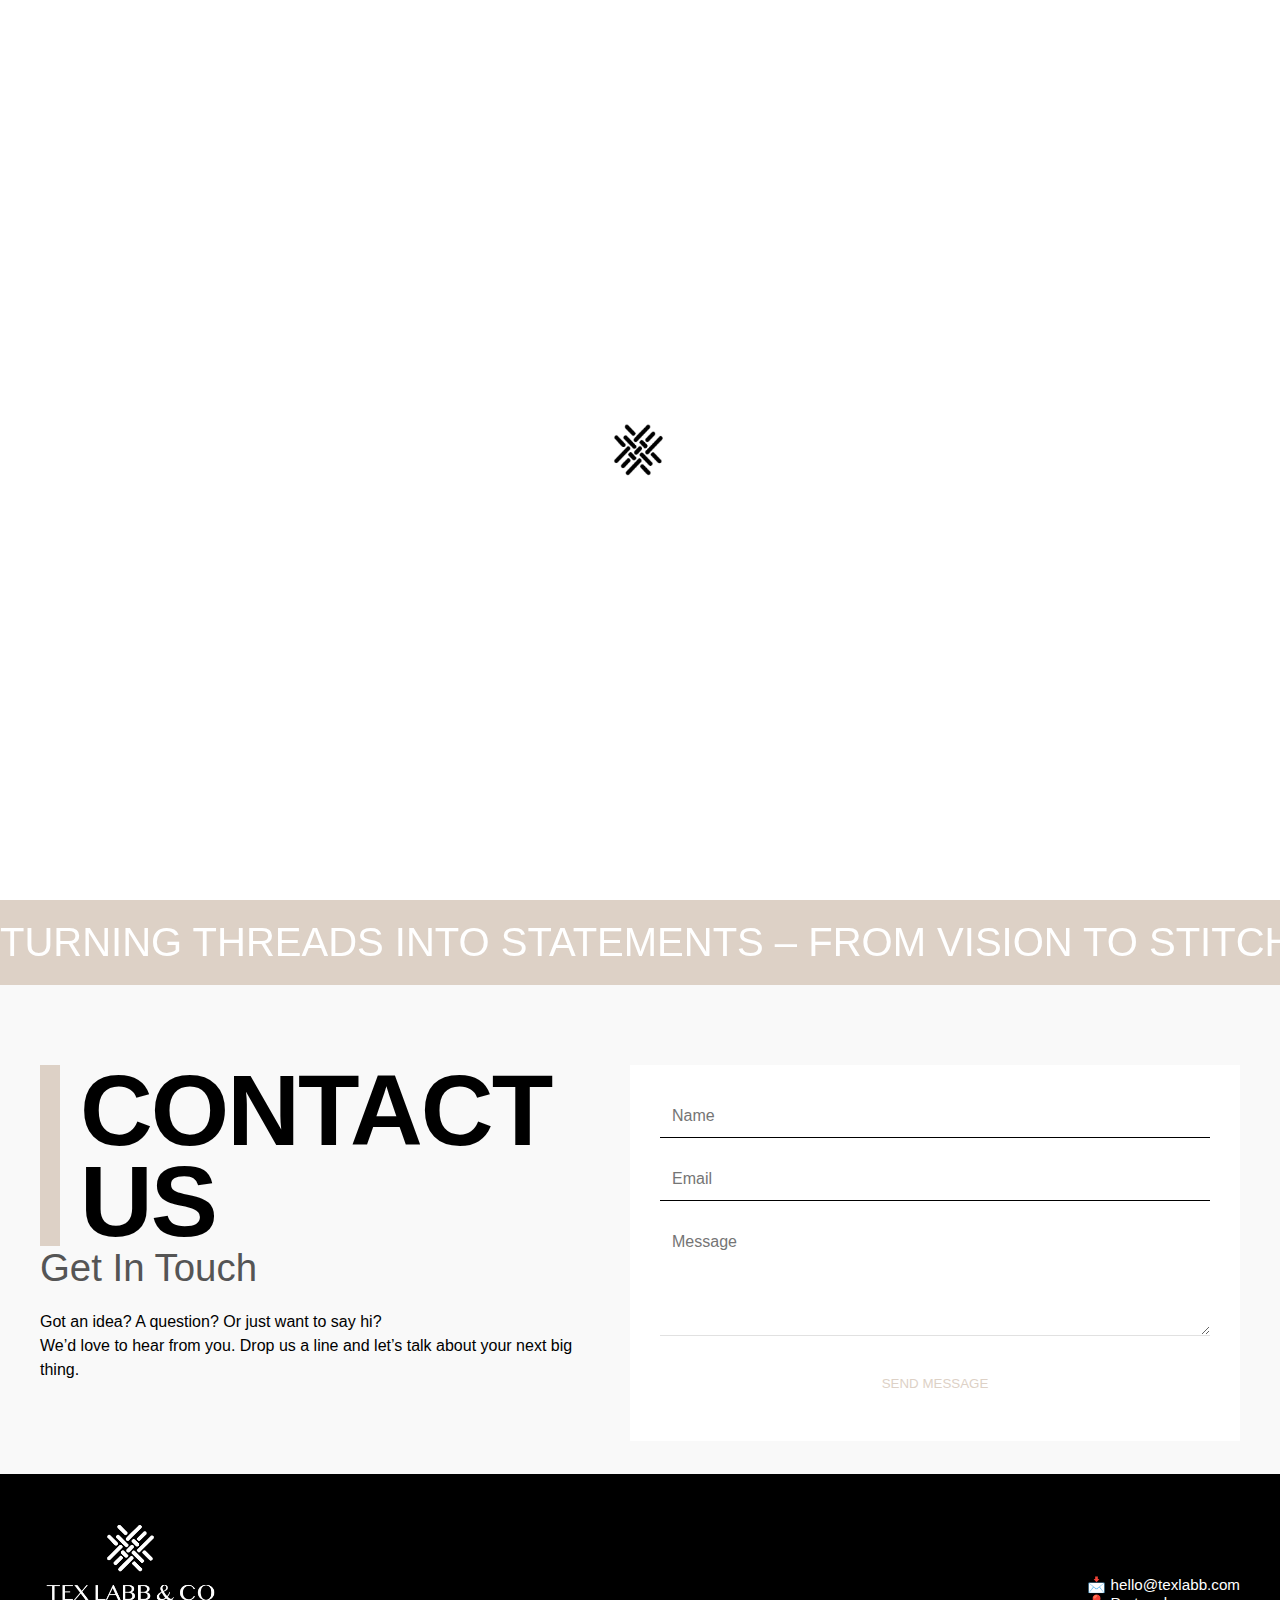
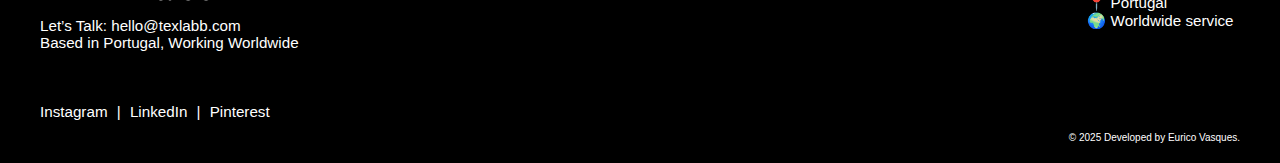
<file: shop.html>
<!DOCTYPE html>
<html lang="en">
<head>
  <meta charset="UTF-8" />
  <meta name="viewport" content="width=device-width, initial-scale=1.0" />
  <title>TextLabb</title>
  <script src="scripts.js"></script>
  <style>
    * {
  margin: 0;
  padding: 0;
  box-sizing: border-box;
}
.contact-form button:hover {
  color: #333!important;
}
body {
  font-family: 'Helvetica', 'Arial', sans-serif;
}
#loading-screen {
    position: fixed;
    top: 0;
    left: 0;
    width: 100%;
    height: 100%;
    background: white;
    display: flex;
    align-items: center;
    justify-content: center;
    z-index: 9999;
    transition: opacity 0.5s ease;
  }
  
  #loading-logo {
    width: 80px;
    height: 80px;
    animation: rotate 2s linear infinite;
  }
  @keyframes rotate {
    0% { transform: rotate(0deg); }
    100% { transform: rotate(360deg); }
  }
/* Header */
.header {
  position: fixed;
  top: 0;
  width: 100%;
  background: transparent;
  backdrop-filter: blur(2px);
  box-shadow: 0 2px 5px rgba(0,0,0,0.1);
  z-index: 1000;
  transition: top 0.3s ease;
}

.header-container {
  max-width: 100%;
  margin: auto;
  padding:3px 20px;
  display: flex;
  justify-content: space-between;
  align-items: center;
}

.logo img {
  height: 70px;
}

.menu a {
  margin-left: 20px;
  text-decoration: none;
  color: #a8a8a8;
  font-weight: 200;
}

.menu a:hover {
  color: #fff;
}

/* Banner com parallax */
.banner-parallax {
  height: 50vh;
  background-image: url('imgs/fabrics.png');
  background-size: cover;
  background-attachment: fixed;
  background-position: center;
  position: relative;
}

/* Animação fade + zoom */
@keyframes fadeInZoom {
  0% {
    opacity: 0;
    transform: scale(0.95) translate(-50%, -50%);
  }
  100% {
    opacity: 1;
    transform: scale(1) translate(-50%, -50%);
  }
}

.banner-text {
    position: absolute;
    top: 50%;
    left: 33%;
    font-family: 'Helvetica', 'Arial', sans-serif;
    font-size: 8vh;
    font-weight: bold;
    color: white;
    padding: 0 20px;
    line-height: 1;
    text-align: left;
    opacity: 0;
    animation: fadeInZoom 1.2s ease-out 0.3s forwards;
    text-transform: uppercase;
}

@keyframes fadeInZoom {
  0% {
    opacity: 0;
    transform: scale(0.95) translate(-50%, -50%);
  }
  100% {
    opacity: 1;
    transform: scale(1) translate(-50%, -50%);
  }
}
#banner1 {
  background-image: url('imgs/hoodies-1.png');
}

#banner2 {
  background-image: url('imgs/hoodies-1.png');
}

.banner-overlay {
  width: 100%;
  height: 100%;
  background: rgba(0, 0, 0, 0.3); /* escurece levemente para destacar texto */
  position: relative;
}
/* Texto que aparece */
.scroll-section {
  height: 100vh;
  display: flex;
  flex-direction: column;
  justify-content: center;
  align-items: center;
  background: #f7f7f7;
  text-align: center;
  padding: 20px;
}

.fade-text {
  opacity: 0;
  transform: translateY(20px);
  transition: all 1s ease;
  font-size: 2rem;
  margin-bottom: 10px;
}

.fade-text.visible {
  opacity: 1;
  transform: translateY(0);
}

.fade-text + .fade-text {
  font-size: 1.5rem;
}


.scrolling-text {
  font-size: 3rem;
  font-weight: normal!important;
  white-space: nowrap;
  transition: transform 0.1s linear;
  text-transform: uppercase;
}
.generic-section {
  height: 100%;
  background: #fff;
  display: flex;
  flex-direction: column;
  justify-content: space-between;
  padding: 80px 20px;
}

.generic-container {
  max-width: 1200px;
  margin: auto;
  display: flex;
  flex-direction: column;
  align-items: center !important;
  gap: 40px;
}

@media (min-width: 769px) {
  .generic-container {
    flex-direction: row;
    align-items: flex-start;
  }
  .services-container {
    flex-direction: row;
    justify-content: space-between;
  }
  .contact-container {
    flex-direction: row;
    align-items: flex-start;
    gap: 60px;
  }
}
@media (max-width: 768px) {
    .project-container {
        height: 100% !important;
        flex-direction: column !important;
        margin-top: 120px !important;
    }
    .left-pane {
        width: 100% !important;
    }
    .right-pane {
        width: 100% !important;
    }
    .banner-text{
        width: 100%;
        left: 50%;
    }
    .icon-container {
        display: none !important;
    }
    nav.menu {
        display: none;
    }
    .contact-container{
        flex-direction: column!important;
    }
    .contact-info h2 {
        font-size: 4.3em!important;
    }
    .services-container{
        flex-direction: column!important;
        gap: 0 !important;
    }
    .services-container a{
        margin-bottom:15px!important;
    }
    .generic-section{
        height: 96vh!important;
    }
    .generic-container-left h2{
        font-size: 1.5em!important;
    }
    .generic-container-right p {
        font-size: 1.2rem!important;
    }
    .scrolling-text {
        font-size: 2rem!important;
    }
    .t-labb-text p {
        font-size: 1.2rem!important;
    }
    .t-labb-text li {
        font-size: 1.2rem!important;
    }
    .service-card{
        font-size:inherit!important;
        padding: 100px 20px!important;
    }
    .footer-container--info {
        display: flex;
        justify-content: space-between!important;
        align-items: flex-start!important;
        flex-direction: column!important;
    }
    div.copyright {
        width: 100%!important;
        text-align: center!important;
        padding-top: 20px!important;
        font-size: 10px!important;
    }
    .contact-form{
        margin-bottom: -99px!important;
    }
}
.contact-section {
  padding: 80px 20px;
  background: #f9f9f9;
}

.contact-container {
  max-width: 1200px;
  margin: auto;
  display: flex;
  flex-direction: row;
  gap: 40px;
}
.contact-info {
  flex: 1;
}

.contact-info h2 {
  font-size: 6.3em;
    line-height: .9;
    letter-spacing: -2px !important;
    font-weight: bold;
    text-align: left;
    padding-left: 20px;
    border-left: 20px solid #ddd1c6;
}

.contact-info h3 {
  font-size: 2.4rem;
    margin-bottom: 20px;
    color: #555;
    font-weight: 100;
}

.contact-info p {
  margin-bottom: 12px;
  line-height: 1.5;
  font-weight:100;
}

.contact-info a {
  color: #333;
  text-decoration: none;
}

.contact-info a:hover {
  text-decoration: underline;
}
.contact-form input, textarea::placeholder{
    font-weight:100!important;
}
.contact-form {
  flex: 1;
  margin-bottom: -165px;
    background: #fff;
    padding: 30px;
}

.contact-form form {
  display: flex;
  flex-direction: column;
}

.contact-form label {
  margin-bottom: 6px;
  font-weight: 100;
  color:#fff;
}

.contact-form input,
.contact-form textarea {
  margin-bottom: 20px;
  padding: 12px;
  border: none;
  border-radius: 0;
  font-family: 'Helvetica', 'Arial', sans-serif;
  font-size: 1rem;
  border-bottom: 1px solid #e1e1e1;
}

.contact-form button {
  padding: 20px;
  background-color: transparent;
  color: #ddd1c6;
  border: none;
  border-radius: 0;
  font-weight: 100;
  text-transform:uppercase;
  cursor: pointer;
}

.generic-container-left h2 {
    font-size: 2.4em;
    line-height: .9;
    letter-spacing: -2px !important;
    font-weight: bold;
    text-align: left;
}
.generic-container-left {
  flex: 1;
}
.generic-container-left img {
    max-width: 425px;
    width: auto;
}
.generic-container-right h3 {
  font-size: 3.2rem;
  font-weight: 100;
  margin-bottom: 1rem;
  color: #444;
  letter-spacing: 1px;
}
.generic-container-right h2 {
  font-size: 2rem;
    font-weight: 100;
    color: #e1e1e1;
    text-transform: uppercase;
}
.generic-container-right p {
  font-size: 20px;
  line-height: 1.6;
  color: #555;
  font-weight:100;
}

/* Faixa de texto horizontal */
.scrolling-text-container {
  background: #ddd1c6;
  color:#fff;
  padding: 20px 0;
  overflow: hidden;
}

.scrolling-text {
  font-size: 2.5rem;
  font-weight: 100!important;
  white-space: nowrap;
  transition: transform 0.1s linear;
  will-change: transform;
}
.services-section {
  background: #fff;
  padding: 0 20px;
}
.services-container a {
    color: #000;
    text-decoration: none;
    border:1px solid #ddd1c6;
    font-size:18px;
    padding:10px 50px;
    margin-bottom:50px;
}
.services-container {
  max-width: 1200px;
  margin: auto;
  display: flex;
  flex-direction: row;
  gap: 20px;
}

.service-card {
  position: relative;
  background-size: cover;
  background-position: center;
  height: 500px;
  flex: 1;
  display: flex;
  align-items: flex-end;
  padding: 20px;
  color: white;
  font-size: 1.8rem;
  font-weight: bold;
  transition: transform 0.3s ease;
}

.service-card::before {
  content: '';
  position: absolute;
  inset: 0;
  background: rgba(0, 0, 0, 0.4); /* escurece imagem para contraste */
  z-index: 1;
}

.service-card h3 {
  position: relative;
  z-index: 2;
}
.footer {
  background: #000;
  color: #fff;
  padding: 40px 20px 20px;
  text-align: left;
}

.footer-container {
  max-width: 1200px;
  margin: auto;
  display: flex;
  flex-direction: column;
  gap: 12px;
  font-size: 0.95rem;
}

.footer a {
  color: #fff;
  text-decoration: none;
}

.footer a:hover {
  text-decoration: underline;
}

.social-links a {
  margin: 20px 5px;
}

div.copyright{
  width:100%;
  text-align:right;
  font-size:10px;
}
.t-labb-section {
  padding: 80px 20px;
  background: #fefefe;
  color: #333;
}

.t-labb-text {
  max-width: 900px;
  margin: 0 auto 60px;
}

.t-labb-text h2 {
  font-size: 3.5rem;
    font-weight: normal;
}

.t-labb-text .subtitle {
  font-size: 1.3rem;
  font-weight: 500;
  margin-bottom: 40px;
  color: #555;
  text-align:center;
}

.t-labb-text p {
    margin-bottom: 16px;
    font-size: 20px;
    line-height: 1.6;
    color: #555;
    font-weight: 100;
}
.t-labb-text ul {
  list-style: none;
  padding-left: 0;
  margin-bottom: 20px;
}

.t-labb-text li {
  margin-bottom: 10px;
    font-size: 20px;
    line-height: 1.6;
    color: #555;
    font-weight: 100;
}

/* Carousel */
.carousel {
  overflow-x: auto;
  overflow-y: hidden;
  white-space: nowrap;
  padding: 10px 0;
  scroll-behavior: smooth;
  text-align:center
}

.carousel-track {
  display: inline-flex;
  gap: 20px;
  padding: 10px 0;
}
.carousel-track::-webkit-scrollbar {
  display: none!important;
}
.carousel-track img {
  height: 350px;
  width: 350px;
  object-fit: cover;
  border-radius: 5px;
  flex-shrink: 0;
}
.about-us--symbol{
    margin-top:50px;
}
.footer-container--info {
    display: flex;
    justify-content: space-between;
    align-items: center;
}
p.social-links {
    margin-top: 40px;
}
.footer-right-info{
    margin-top:40px;
}
.project-container {
    display: flex;
    margin: 0;
    padding: 0;
    overflow: hidden;
    height: 100vh;
}
.left-pane {
    width: 50%;
    padding: 20px;
    overflow: hidden;
    display: flex;
    flex-direction: column;
    justify-content: center;
    background: #f7f7f7;
}
.right-pane {
    width: 50%;
    overflow-y: scroll;
    background-color: #ffffff;
    padding: 0;
}
.icon-container {
    display: flex;
    justify-content: center;
    align-items: center;
    position: absolute;
    margin: 0 auto;
    width: 50%;
    bottom: 20px;
}
.right-pane img {
    width: 100%;
    margin-bottom: 0;
}
.contact-form input, textarea:focus {
      outline: none;
      border-bottom: 1px solid #000;
  }
  </style>
</head>
<body>
  <div id="loading-screen">
    <img id="loading-logo" src="imgs/symbol-loading.png" alt="Logo" />
  </div>
  <!-- Header -->
  <header id="header" class="header">
    <div class="header-container">
      <div class="logo">
        <a href="index.html"><img src="imgs/_branco.png" alt="Logo da Empresa" /></a>
      </div>
      <nav class="menu">
        <a href="index.html">Home</a>
        <a href="about-us.html">About us</a>
        <a href="index.html#services">Services</a>
        <a href="index.html#t-labb">T-LABB Brand</a>
        <a href="index.html#contact">Contact us</a>
      </nav>
    </div>
  </header>
  <div class="project-container">
        <div class="right-pane">
            <div class="icon-container">
                <svg xmlns="http://www.w3.org/2000/svg" width="80" height="80" viewBox="0 0 24 24" fill="none" stroke="#918671" stroke-width="1.5" stroke-linecap="round" stroke-linejoin="round">
                    <!-- Corpo do mouse -->
                    <rect class="arrow" x="7" y="2" width="10" height="20" rx="5" ry="5"></rect>
                    <!-- Linha do scroll -->
                    <line class="arrow" x1="12" y1="6" x2="12" y2="10"></line>
                    <!-- Seta piscando -->
                    <polyline class="arrow" points="9 10 12 13 15 10"></polyline>
                </svg>
            </div>
            <img src="imgs/hoodies-1.png" alt="Hoodie 1">
            <img src="imgs/hoodies-2.png" alt="Hoodie 2">
            <img src="imgs/hoodies-1.png" alt="Hoodie 1">
            <img src="imgs/hoodies-2.png" alt="Hoodie 2">
        </div>
        <div class="left-pane">
            <div class="generic-container-right">
                <p>
                  We’re a team of fashion lovers, production experts, and problem solvers who care about every detail. Think of us as your production BFFs — always there, always honest, and always focused on your brand’s success.
                </p><br><br>
                <h2>Made in Portugal</h2>
                <p>
                  Made local, made right. Our network of trusted partners across Portugal ensures high-quality production, ethical practices, and a sustainable footprint.
                </p>
              </div>
        </div>
  </div>
  <section>
      <!-- Texto scroll horizontal incorporado -->
    <div class="scrolling-text-container">
      <div id="scrollText" class="scrolling-text">
        Turning Threads into Statements – From Vision to Stitch – We Make it Real.
        Turning Threads into Statements – From Vision to Stitch – We Make it Real.
      </div>
    </div>
  </section>
  <section id="contact" class="contact-section">
      <div class="contact-container">
        <!-- Lado Esquerdo -->
        <div class="contact-info">
          <h2>CONTACT US</h2>
          <h3>Get In Touch</h3>
          <p>Got an idea? A question? Or just want to say hi?<br>
          We’d love to hear from you. Drop us a line and let’s talk about your next big thing.</p>
        </div>
    
        <!-- Lado Direito - Formulário -->
        <div class="contact-form">
          <form>
            <input placeholder="Name" type="text" id="name" name="name" required />
    
            <input placeholder="Email" type="email" id="email" name="email" required />
    
            <textarea placeholder="Message" id="message" name="message" rows="5" required></textarea>
    
            <button type="submit">Send Message</button>
          </form>
        </div>
      </div>
    </section>

  <footer class="footer">
    <div class="footer-container">
      <div class="footer-container--info">    
          <div class="footer-left-info">  
              <p><img height="100" src="imgs/_branco.png"></p>
              <p>Let’s Talk: <a href="mailto:hello@texlabb.com">hello@texlabb.com</a></p>
              <p>Based in Portugal, Working Worldwide</p>
          </div>
          <div class="footer-right-info">
              <p>📩 <a href="mailto:hello@texlabb.com">hello@texlabb.com</a></p>
              <p>📍 Portugal</p>
              <p>🌍 Worldwide service</p>
          </div>
      </div>
      <p class="social-links">
        <a href="#" target="_blank" style="margin-left:0;">Instagram</a> |
        <a href="#" target="_blank">LinkedIn</a> |
        <a href="#" target="_blank">Pinterest</a>
      </p>
      <div class="copyright">© 2025 Developed by <a href="">Eurico Vasques</a>.</div>
    </div>
    
  </footer>


  
  <script>
    // Efeito: mostrar/esconder header
    let lastScrollTop = 0;
    const header = document.getElementById('header');

    window.addEventListener('scroll', () => {
      const currentScroll = window.scrollY;
      if (currentScroll > lastScrollTop) {
        header.style.top = "-100px"; // esconde
      } else {
        header.style.top = "0"; // mostra
      }
      lastScrollTop = currentScroll <= 0 ? 0 : currentScroll;

      // Fade in texto
      const trigger = document.getElementById('scroll-section');
      const headline = document.getElementById('headline');
      const subheadline = document.getElementById('subheadline');
      if (currentScroll + window.innerHeight > trigger.offsetTop + 100) {
        headline.classList.add('visible');
        subheadline.classList.add('visible');
      }

      // Movimento horizontal do texto
      const scrollText = document.getElementById('scrollText');
      scrollText.style.transform = `translateX(${currentScroll * -0.5}px)`;
    });

    // Parallax banner
    window.addEventListener('scroll', () => {
      const banner = document.getElementById('banner');
      const offset = window.scrollY;
      banner.style.backgroundPositionY = `${offset * 0.5}px`;
    });
    window.addEventListener('scroll', () => {
    const scrollText = document.getElementById('scrollText');
    if (scrollText) {
      const scrollAmount = window.scrollY;
      scrollText.style.transform = `translateX(${scrollAmount * -0.5}px)`;
    }
  });

  </script>

</body>
</html>
</file>
<file: style.css>
* {
    margin: 0;
    padding: 0;
    box-sizing: border-box;
  }
  
  body {
    font-family: 'Helvetica', 'Arial', sans-serif;
  }
  /* BOTÃO MENU */
  .menu-toggle {
    display: none;
    flex-direction: column;
    gap: 6px;
    cursor: pointer;
    z-index: 1100;
    transition: transform 0.3s ease;
  }
  
  .menu-toggle span {
    display: block;
    width: 30px;
    height: 3px;
    border: 1px solid white;
    border-radius: 3px;
    background: transparent;
    transition: all 0.3s ease;
  }
  
  /* Quando o botão está ativo (menu aberto) */
  .menu-toggle.active span:nth-child(1) {
    transform: rotate(45deg) translate(4px, 5px);
  }
  
  .menu-toggle.active span:nth-child(2) {
    opacity: 0;
  }
  
  .menu-toggle.active span:nth-child(3) {
    transform: rotate(-45deg) translate(7px, -9px);
  }

  /* MENU MOBILE */
  .menu-wrapper {
    display: flex;
  }
  /* Header */
  .header {
    position: fixed;
    top: 0;
    width: 100%;
    background: transparent;
    backdrop-filter: blur(2px);
    box-shadow: 0 2px 5px rgba(0,0,0,0.1);
    z-index: 1000;
    transition: top 0.3s ease;
  }
  
  .header-container {
    max-width: 100%;
    margin: auto;
    padding:3px 20px;
    display: flex;
    justify-content: space-between;
    align-items: center;
  }
  
  .logo img {
    margin-top: 7px;
    height: 70px;
  }
  
  .menu a {
    margin-left: 20px;
    text-decoration: none;
    color: #a8a8a8;
    font-weight: 200;
  }
  
  .menu a:hover {
    color: #fff;
  }
  
  /* Banner com parallax */
  .banner-parallax {
    height: 100vh;
    background-image: url('imgs/text-lab-homepage-4.png'); /* atualiza com o teu path */
    background-size: cover;
    background-attachment: fixed;
    background-position: center;
    background-repeat: no-repeat;
    position: relative;
    overflow: hidden; /* evita margens estranhas */
    margin: 0;
    padding: 0;
  }
  /* Animação fade + zoom */
  @keyframes fadeInZoom {
    0% {
      opacity: 0;
      transform: scale(0.95) translate(-50%, -50%);
    }
    100% {
      opacity: 1;
      transform: scale(1) translate(-50%, -50%);
    }
  }
  
  .banner-text {
      position: absolute;
      top: 50%;
      left: 50%;
      font-family: 'Helvetica', 'Arial', sans-serif;
      font-size: 8vh;
      font-weight: bold;
      color: white;
      padding: 0 20px;
      line-height: 1;
      text-align: center;
      opacity: 0;
      animation: fadeInZoom 1.2s ease-out 0.3s forwards;
      text-transform: uppercase;
  }
  
  @keyframes fadeInZoom {
    0% {
      opacity: 0;
      transform: scale(0.95) translate(-50%, -50%);
    }
    100% {
      opacity: 1;
      transform: scale(1) translate(-50%, -50%);
    }
  }
  #banner1 {
    background-image: url('imgs/text-lab-homepage-4.png');
  }
  
  #banner2 {
    background-image: url('imgs/text-lab-homepage.png');
  }
  
  .banner-overlay {
    width: 100%;
    height: 100%;
    background: rgba(0, 0, 0, 0.4); /* ligeira sombra para melhor leitura */
    display: flex;
    justify-content: center;
    align-items: center;
    flex-direction: column;
    text-align: center;
    padding: 20px;
    opacity: 0;
    animation: fadeInOverlay 1.5s ease forwards;
  }
  
  @keyframes fadeInOverlay {
    to {
      opacity: 1;
    }
  }
  .banner-text {
    color: white;
    max-width: 90%;
  }
  
  .banner-title {
    font-size: 4rem;
    font-weight: bold;
    margin-bottom: 20px;
    opacity: 0;
    transform: translateY(20px);
    animation: fadeInUp 1s ease forwards 0.5s;
  }
  
  .banner-subtitle {
    font-size: 2rem;
    font-weight: 300;
    opacity: 0;
    transform: translateY(20px);
    animation: fadeInUp 1s ease forwards 0.8s;
  }
  
  @keyframes fadeInUp {
    to {
      opacity: 1;
      transform: translateY(0);
    }
  }
  
  /* Texto que aparece */
  .scroll-section {
    height: 100vh;
    display: flex;
    flex-direction: column;
    justify-content: center;
    align-items: center;
    background: #f7f7f7;
    text-align: center;
    padding: 20px;
  }
  
  .fade-text {
    opacity: 0;
    transform: translateY(20px);
    transition: all 1s ease;
    font-size: 2rem;
    margin-bottom: 10px;
  }
  
  .fade-text.visible {
    opacity: 1;
    transform: translateY(0);
  }
  
  .fade-text + .fade-text {
    font-size: 1.5rem;
  }
  
  
  .scrolling-text {
    font-size: 3rem;
    font-weight: normal!important;
    white-space: nowrap;
    transition: transform 0.1s linear;
    text-transform: uppercase;
  }
  .about-section {
    height: 100vh;
    background: #fff;
    display: flex;
    flex-direction: column;
    justify-content: space-between;
  }
  
  .about-container {
    max-width: 1200px;
    width:100%;
    margin: auto;
    display: flex;
    flex-direction: column;
    align-items: center !important;
    gap: 40px;
  }
  .services-container a span{
    font-weight: 100 !important;
    color: #fff !important;
    text-decoration: none !important;
    z-index: 9999;
    border-left: 4px solid;
    padding-left: 10px;
  }
  .generic-section {
    height: 100%;
    background: #fff;
    display: flex;
    flex-direction: column;
    justify-content: space-between;
    padding: 80px 20px;
  }
  
  .generic-container {
    max-width: 1200px;
    margin: auto;
    display: flex;
    flex-direction: column;
    align-items: center !important;
    gap: 40px;
  }
  .generic-container-left h2 {
      font-size: 2.4em;
      line-height: .9;
      letter-spacing: -2px !important;
      font-weight: bold;
      text-align: left;
  }
  .generic-container-left {
    flex: 1;
  }
  .generic-container-left img {
      max-width: 425px;
      width: auto;
  }
  .generic-container-right h3 {
    font-size: 3.2rem;
    font-weight: 100;
    margin-bottom: 1rem;
    color: #444;
    letter-spacing: 1px;
  }
  .generic-container-right h2 {
    font-size: 2rem;
      font-weight: 100;
      color: #e1e1e1;
      text-transform: uppercase;
  }
  .generic-container-right p {
    font-size: 20px;
    line-height: 1.6;
    color: #555;
    font-weight:100;
  }
  .contact-form input, textarea:focus {
      outline: none;
      border-bottom: 1px solid #000;
  }
  li {
    list-style: none; /* remove bullet padrão */
    position: relative;
    padding-left: 25px; /* espaço para o ícone */
  }
  
  li::before {
    content: '';
    position: absolute;
    left: 0;
    top: 50%;
    transform: translateY(-50%);
    width: 16px;
    height: 16px;
    background-image: url('imgs/tlabb-symbol.png');
    background-size: contain;
    background-repeat: no-repeat;
  }
  @media (min-width: 769px) {
    .generic-container {
      flex-direction: row;
      align-items: flex-start;
    }
    .about-container {
      flex-direction: row;
      align-items: flex-start;
    }
    .services-container {
      flex-direction: row;
      justify-content: space-between;
    }
    .contact-container {
      flex-direction: row;
      align-items: flex-start;
      gap: 60px;
    }
  }
  @media (max-width: 768px) {
    nav.menu {
        display: flex;
        height: 100vh;
    }
    .menu-wrapper.show {
        display: flex;
        background: #ddd1c6;
        height: 100vh;
    }
    .menu-wrapper {
      display: none;
      position: absolute;
      top: 100%;
      right: 0;
      width: 100%;
      background: #fff;
      flex-direction: column;
      padding: 20px;
    }
  
    .menu-wrapper.show {
      display: flex;
    }
  
    .menu {
      flex-direction: column;
    }
  
    .menu a {
      padding: 0!important;
      color: #fff !important;
      font-size: 2.6rem;
      margin-top: 26px;
      text-align: center!important;
      font-weight: 100;
      margin-left:0!important
    }
  
    .menu-toggle {
      display: flex;
    }
      .generic-section{
          height: 96vh!important;
      }
      .generic-container-left h2{
          font-size: 1.5em!important;
      }
      .generic-container-right p {
          font-size: 1.2rem!important;
      }
      .services-container a span{
          font-size: 24px;
          border-left: 4px solid;
          padding-left: 10px;
      }
      .banner-text{
          width: 100%;
          left: 50%;
      }
      .contact-container{
          flex-direction: column!important;
      }
      .contact-info h2 {
          font-size: 4.3em!important;
      }
      .services-container{
          flex-direction: column!important;
      }
      .about-section{
          height: 96vh!important;
      }
      .about-left h2{
          font-size: 1.5em!important;
      }
      .about-right p {
          font-size: 1.2rem!important;
          padding-left: 20px!important;
      }
      .scrolling-text {
          font-size: 2rem!important;
      }
      .t-labb-text p {
          font-size: 1.2rem!important;
      }
      .t-labb-text li {
          font-size: 1.2rem!important;
      }
      .service-card{
          font-size:inherit!important;
          min-height: 406px;
      }
      .footer-container--info {
          display: flex;
          justify-content: space-between!important;
          align-items: flex-start!important;
          flex-direction: column!important;
      }
      div.copyright {
          width: 100%!important;
          text-align: left!important;
          padding-top: 20px!important;
          font-size: 10px!important;
      }
      .contact-form{
          margin-bottom: -99px!important;
      }
  }
  .contact-section {
    padding: 80px 20px;
    background: #f9f9f9;
  }
  
  .contact-container {
    max-width: 1200px;
    margin: auto;
    display: flex;
    flex-direction: row;
    gap: 40px;
  }
  .contact-info {
    flex: 1;
  }
  
  .contact-info h2 {
    font-size: 6.3em;
      line-height: .9;
      letter-spacing: -2px !important;
      font-weight: bold;
      text-align: left;
      padding-left: 20px;
      border-left: 20px solid #ddd1c6;
  }
  
  .contact-info h3 {
    font-size: 2.4rem;
      margin-bottom: 20px;
      color: #555;
      font-weight: 100;
  }
  
  .contact-info p {
    margin-bottom: 12px;
    line-height: 1.5;
    font-weight:100;
  }
  
  .contact-info a {
    color: #333;
    text-decoration: none;
  }
  
  .contact-info a:hover {
    text-decoration: underline;
  }
  .contact-form input, textarea::placeholder{
      font-weight:100!important;
  }
  .contact-form {
    flex: 1;
    margin-bottom: -165px;
  background: #fff;
  padding: 30px;
  }
  
  .contact-form form {
    display: flex;
    flex-direction: column;
  }
  
  .contact-form label {
    margin-bottom: 6px;
    font-weight: 100;
    color:#fff;
  }
  
  .contact-form input,
  .contact-form textarea {
    margin-bottom: 20px;
    padding: 12px;
    border: none;
    border-radius: 0;
    font-family: 'Helvetica', 'Arial', sans-serif;
    font-size: 1rem;
    border-bottom: 1px solid #e1e1e1;
  }
  
  .contact-form button {
    padding: 20px;
    background-color: transparent;
    color: #ddd1c6;
    border: none;
    border-radius: 0;
    font-weight: 100;
    text-transform:uppercase;
    cursor: pointer;
  }
  
  .contact-form button:hover {
    color: #333!important;
  }
  
  .about-left h2 {
      font-size: 2.4em;
      line-height: .9;
      letter-spacing: -2px !important;
      font-weight: bold;
      text-align: left;
  }
  .about-left {
    flex: 1;
    font-size: 3rem;
    font-weight: bold;
    color: #222;
    padding-left:20px;
    border-left: 20px solid #ddd1c6;
  }
  
  .about-right {
    flex: 1;
    padding-right:20px;
  }
  
  .about-right h3 {
    font-size: 3.2rem;
    font-weight: 100;
    margin-bottom: 1rem;
    color: #444;
    letter-spacing: 1px;
  }
  
  .about-right p {
    font-size: 20px;
    line-height: 1.6;
    color: #555;
    font-weight:100;
  }
  
  /* Faixa de texto horizontal */
  .scrolling-text-container {
    background: #ddd1c6;
    color:#fff;
    padding: 20px 0;
    overflow: hidden;
  }
  
  .scrolling-text {
    font-size: 2.5rem;
    font-weight: 100!important;
    white-space: nowrap;
    transition: transform 0.1s linear;
    will-change: transform;
  }
  .services-section {
    background: #f7f7f7;
    padding: 80px 20px;
  }
  
  .services-container {
    max-width: 1200px;
    margin: auto;
    display: flex;
    flex-direction: row;
    gap: 20px;
  }
  
  .service-card {
    position: relative;
    height: 500px;
    flex: 1;
    display: flex;
    align-items: flex-end;
    padding: 20px;
    color: white;
    font-size: 1.8rem;
    font-weight: bold;
    text-decoration:none;
    overflow: hidden;
  }
  
  .service-card::before {
      content: '';
    position: absolute;
    inset: 0;
    background: rgba(0, 0, 0, 0.4);
    z-index: 1;
    transition: background 0.3s ease;
  }
  
  .service-card h3 {
    position: relative;
    z-index: 2;
  }
  .footer {
    background: #000;
    color: #fff;
    padding: 40px 20px 20px;
    text-align: left;
  }
  
  .footer-container {
    max-width: 1200px;
    margin: auto;
    display: flex;
    flex-direction: column;
    gap: 12px;
    font-size: 0.95rem;
  }
  
  .footer a {
    color: #fff;
    text-decoration: none;
  }
  
  .footer a:hover {
    text-decoration: underline;
  }
  
  .social-links a {
    margin: 20px 5px;
  }
  
  div.copyright{
    width:100%;
    text-align:right;
    font-size:10px;
    padding-top: 20px;
  }
  .t-labb-section {
    padding: 80px 20px;
    background: #fefefe;
    color: #333;
  }
  
  .t-labb-text {
    max-width: 900px;
    margin: 0 auto 60px;
  }
  
  .t-labb-text h2 {
    font-size: 3.5rem;
      font-weight: normal;
  }
  
  .t-labb-text .subtitle {
    font-size: 1.3rem;
    font-weight: 500;
    margin-bottom: 40px;
    color: #555;
    text-align:center;
  }
  
  .t-labb-text p {
      margin-bottom: 16px;
      font-size: 20px;
      line-height: 1.6;
      color: #555;
      font-weight: 100;
  }
  .t-labb-text ul {
    list-style: none;
    padding-left: 0;
    margin-bottom: 20px;
  }
  
  .t-labb-text li {
    margin-bottom: 10px;
      font-size: 20px;
      line-height: 1.6;
      color: #555;
      font-weight: 100;
  }
  
  /* Carousel */
  .carousel {
    overflow-x: auto;
    overflow-y: hidden;
    white-space: nowrap;
    padding: 10px 0;
    scroll-behavior: smooth;
    text-align:center
  }
  
  .carousel-track {
    display: inline-flex;
    gap: 20px;
    padding: 10px 0;
  }
  .carousel-track::-webkit-scrollbar {
    display: none!important;
  }
  .carousel-track img {
    height: 350px;
    width: 350px;
    object-fit: cover;
    border-radius: 5px;
    flex-shrink: 0;
  }
  .about-us--symbol{
      margin-top:50px;
  }
  .footer-container--info {
      display: flex;
      justify-content: space-between;
      align-items: center;
  }
  p.social-links {
      margin-top: 40px;
  }
  .footer-right-info{
      margin-top:40px;
  }
  #loading-screen {
    height: 100vh;
    width: 100%;
    position: fixed;
    top: 0;
    left: 0;
    background: white;
    display: flex;
    align-items: center;
    justify-content: center;
    z-index: 9999;
    transition: opacity 0.5s ease;
    overflow: hidden;
  }
  
  #loading-logo {
    width: 20vw;
    max-width: 100px;
    height: auto;
    animation: rotate 2s linear infinite;
  }
  
  @keyframes rotate {
    0% { transform: rotate(0deg); }
    100% { transform: rotate(360deg); }
  }
  /* Imagem de fundo como pseudo-elemento para aplicar o zoom */
  .service-card::after {
    content: '';
    position: absolute;
    inset: 0;
    background-size: cover;
    background-position: center;
    z-index: 0;
    transition: transform 0.5s ease;
  }
  /* Aplica a imagem dinamicamente via atributo style */
  .service-card[style]::after {
    background-image: inherit;
  }
  /* Optional: main content */
  #main-content {
    display: none;
    padding: 20px;
  }
  
  /* imagem separada para zoom controlado */
  .service-image {
    position: absolute;
    inset: 0;
    background-size: cover;
    background-position: center;
    transition: transform 0.5s ease;
    z-index: 0;
  }
  
  /* escurecer imagem */
  .service-card::before {
    content: '';
    position: absolute;
    inset: 0;
    background: rgba(0, 0, 0, 0.4);
    z-index: 1;
  }
  
  /* texto */
  .service-card h3 {
    position: relative;
    z-index: 2;
  }
  
  /* efeito zoom */
  .service-card:hover .service-image {
    transform: scale(1.1);
  }
</file>
